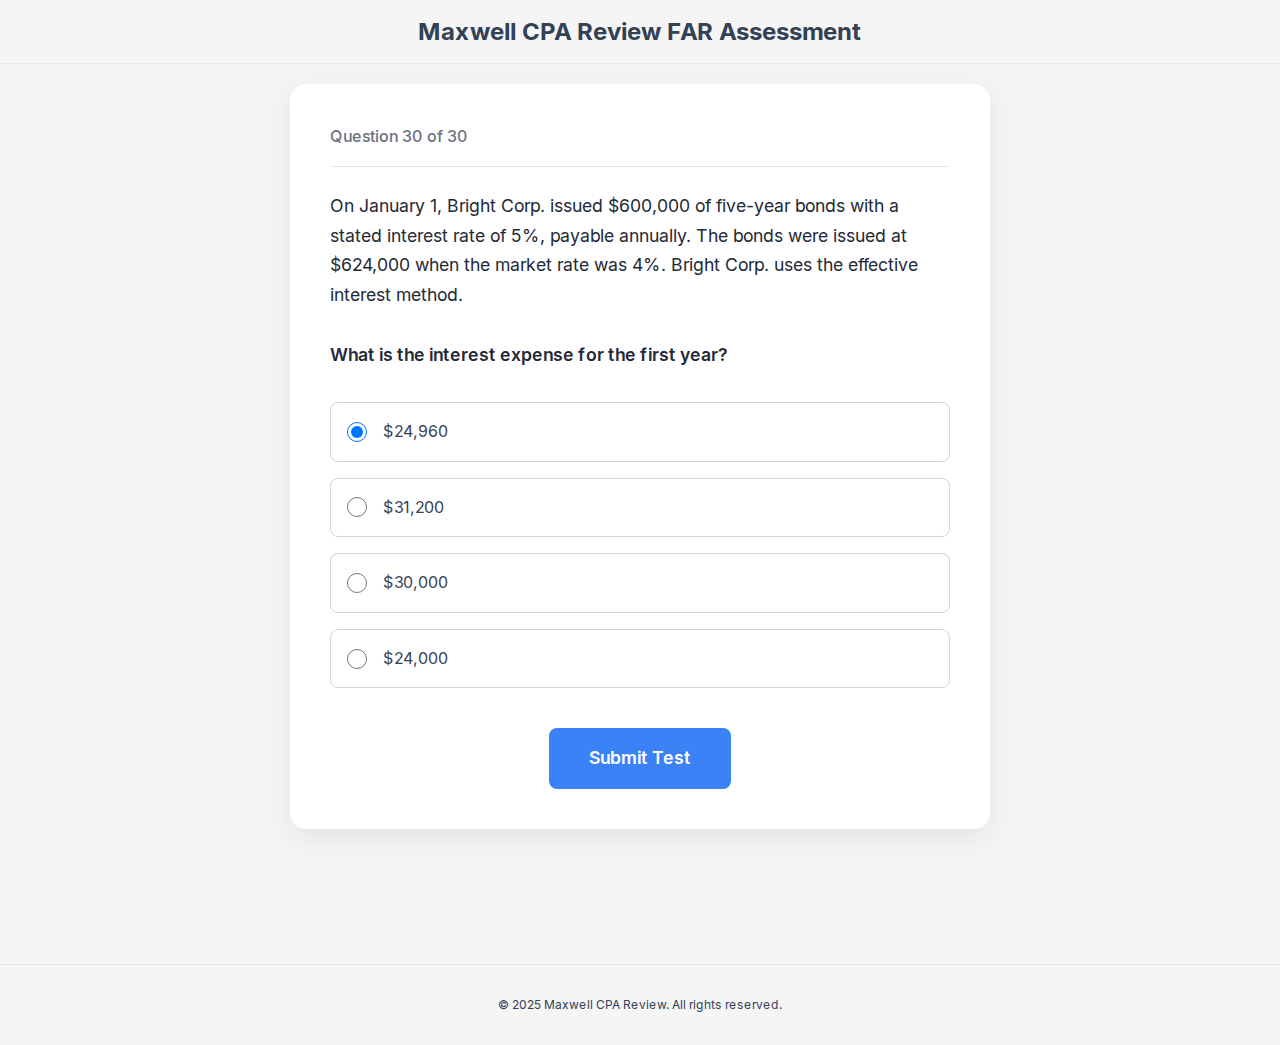
<file: index.html>
<!DOCTYPE html><html id="__next_error__"><head><meta charSet="utf-8"/><meta name="viewport" content="width=device-width, initial-scale=1"/><link rel="preload" as="script" fetchPriority="low" href="/_next/static/chunks/webpack-841875b1472c8e76.js"/><script src="/_next/static/chunks/fd9d1056-258ef7797b0e21f7.js" async=""></script><script src="/_next/static/chunks/117-4916bd869a3cf6be.js" async=""></script><script src="/_next/static/chunks/main-app-f8ab902a5f3a80c6.js" async=""></script><title>Maxwell CPA Baseline Platform</title><meta name="description" content="Baseline and followup exams to measure student strengths and weaknesses."/><meta name="next-size-adjust"/><script src="/_next/static/chunks/polyfills-42372ed130431b0a.js" noModule=""></script></head><body><script src="/_next/static/chunks/webpack-841875b1472c8e76.js" async=""></script><script>(self.__next_f=self.__next_f||[]).push([0]);self.__next_f.push([2,null])</script><script>self.__next_f.push([1,"1:HL[\"/_next/static/media/e4af272ccee01ff0-s.p.woff2\",\"font\",{\"crossOrigin\":\"\",\"type\":\"font/woff2\"}]\n2:HL[\"/_next/static/css/34a0cbb79addbae7.css\",\"style\"]\n"])</script><script>self.__next_f.push([1,"3:I[2846,[],\"\"]\n6:I[4707,[],\"\"]\n7:I[6423,[],\"\"]\n9:I[1060,[],\"\"]\na:[]\n"])</script><script>self.__next_f.push([1,"0:[\"$\",\"$L3\",null,{\"buildId\":\"XlkkilcMoL5LltzOSEpXY\",\"assetPrefix\":\"\",\"urlParts\":[\"\",\"\"],\"initialTree\":[\"\",{\"children\":[\"__PAGE__\",{}]},\"$undefined\",\"$undefined\",true],\"initialSeedData\":[\"\",{\"children\":[\"__PAGE__\",{},[[\"$L4\",\"$L5\",null],null],null]},[[[[\"$\",\"link\",\"0\",{\"rel\":\"stylesheet\",\"href\":\"/_next/static/css/34a0cbb79addbae7.css\",\"precedence\":\"next\",\"crossOrigin\":\"$undefined\"}]],[\"$\",\"html\",null,{\"lang\":\"en\",\"children\":[\"$\",\"body\",null,{\"className\":\"__className_e8ce0c bg-maxwell-background\",\"children\":[\"$\",\"main\",null,{\"children\":[\"$\",\"div\",null,{\"className\":\"w-full flex flex-col items-center\",\"children\":[[\"$\",\"header\",null,{\"className\":\"w-full\",\"children\":[\"$\",\"nav\",null,{\"className\":\"w-full flex justify-center border-b border-b-foreground/10 h-16\",\"children\":[\"$\",\"div\",null,{\"className\":\"w-full max-w-4xl flex justify-center items-center p-3 text-sm\",\"children\":[\"$\",\"h1\",null,{\"className\":\"text-2xl font-bold text-center\",\"children\":\"Maxwell CPA Review FAR Assessment\"}]}]}]}],[\"$\",\"$L6\",null,{\"parallelRouterKey\":\"children\",\"segmentPath\":[\"children\"],\"error\":\"$undefined\",\"errorStyles\":\"$undefined\",\"errorScripts\":\"$undefined\",\"template\":[\"$\",\"$L7\",null,{}],\"templateStyles\":\"$undefined\",\"templateScripts\":\"$undefined\",\"notFound\":[[\"$\",\"title\",null,{\"children\":\"404: This page could not be found.\"}],[\"$\",\"div\",null,{\"style\":{\"fontFamily\":\"system-ui,\\\"Segoe UI\\\",Roboto,Helvetica,Arial,sans-serif,\\\"Apple Color Emoji\\\",\\\"Segoe UI Emoji\\\"\",\"height\":\"100vh\",\"textAlign\":\"center\",\"display\":\"flex\",\"flexDirection\":\"column\",\"alignItems\":\"center\",\"justifyContent\":\"center\"},\"children\":[\"$\",\"div\",null,{\"children\":[[\"$\",\"style\",null,{\"dangerouslySetInnerHTML\":{\"__html\":\"body{color:#000;background:#fff;margin:0}.next-error-h1{border-right:1px solid rgba(0,0,0,.3)}@media (prefers-color-scheme:dark){body{color:#fff;background:#000}.next-error-h1{border-right:1px solid rgba(255,255,255,.3)}}\"}}],[\"$\",\"h1\",null,{\"className\":\"next-error-h1\",\"style\":{\"display\":\"inline-block\",\"margin\":\"0 20px 0 0\",\"padding\":\"0 23px 0 0\",\"fontSize\":24,\"fontWeight\":500,\"verticalAlign\":\"top\",\"lineHeight\":\"49px\"},\"children\":\"404\"}],[\"$\",\"div\",null,{\"style\":{\"display\":\"inline-block\"},\"children\":[\"$\",\"h2\",null,{\"style\":{\"fontSize\":14,\"fontWeight\":400,\"lineHeight\":\"49px\",\"margin\":0},\"children\":\"This page could not be found.\"}]}]]}]}]],\"notFoundStyles\":[]}],[\"$\",\"footer\",null,{\"className\":\"w-full border-t border-t-foreground/10 p-8 flex justify-center text-center text-xs\",\"children\":[\"$\",\"p\",null,{\"children\":[\"© \",2025,\" Maxwell CPA Review. All rights reserved.\"]}]}]]}]}]}]}]],null],null],\"couldBeIntercepted\":false,\"initialHead\":[null,\"$L8\"],\"globalErrorComponent\":\"$9\",\"missingSlots\":\"$Wa\"}]\n"])</script><script>self.__next_f.push([1,"5:E{\"digest\":\"NEXT_REDIRECT;replace;/demo/quiz;307;\"}\n"])</script><script>self.__next_f.push([1,"8:[[\"$\",\"meta\",\"0\",{\"name\":\"viewport\",\"content\":\"width=device-width, initial-scale=1\"}],[\"$\",\"meta\",\"1\",{\"charSet\":\"utf-8\"}],[\"$\",\"title\",\"2\",{\"children\":\"Maxwell CPA Baseline Platform\"}],[\"$\",\"meta\",\"3\",{\"name\":\"description\",\"content\":\"Baseline and followup exams to measure student strengths and weaknesses.\"}],[\"$\",\"meta\",\"4\",{\"name\":\"next-size-adjust\"}]]\n4:null\n"])</script></body></html>
</file>
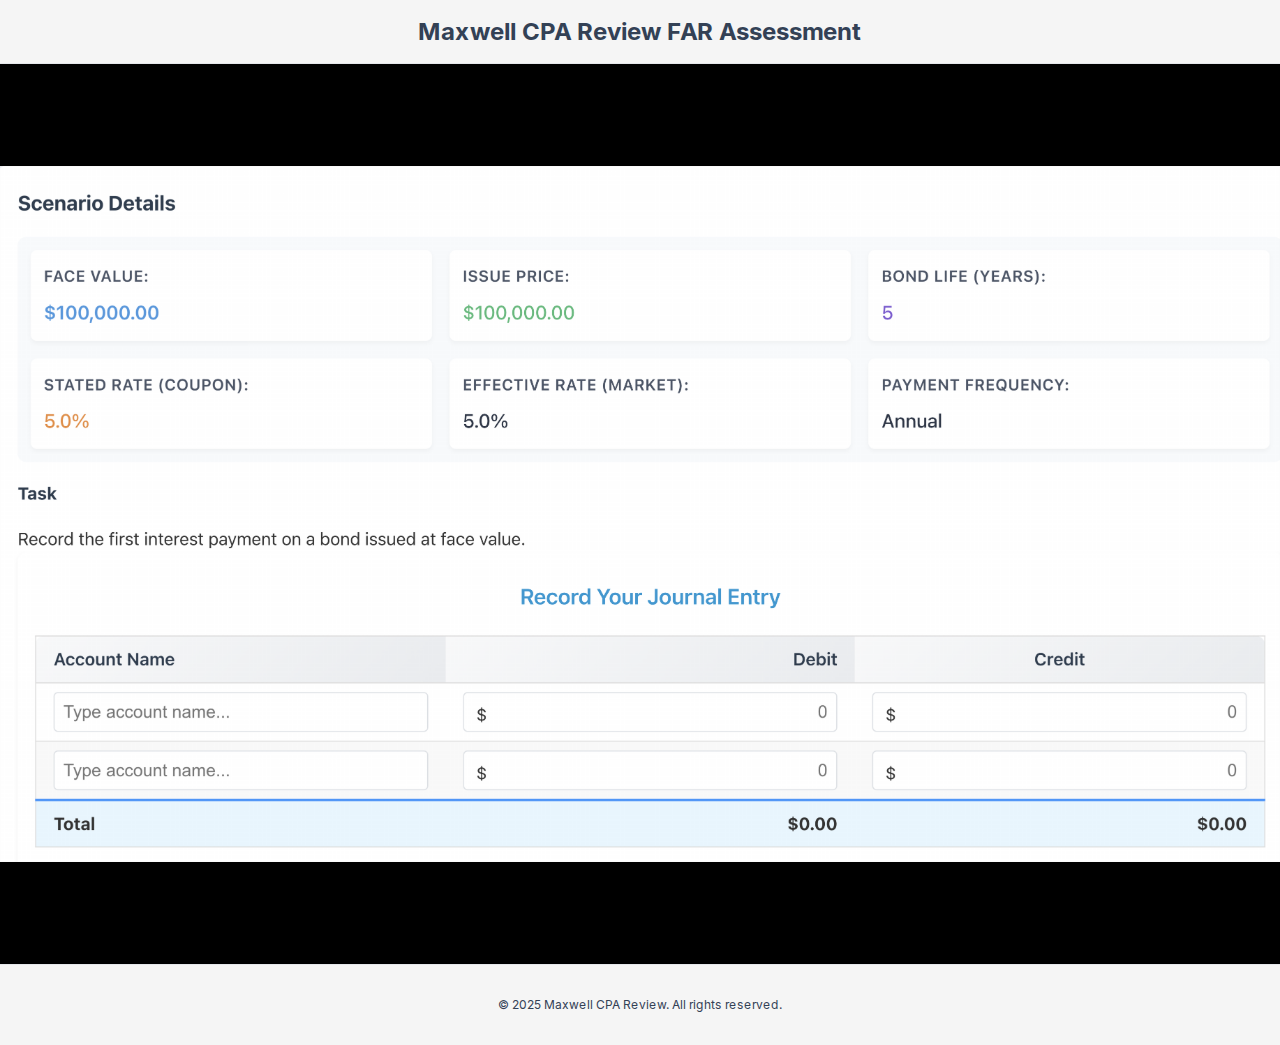
<file: demo/bond-app.html>
<!DOCTYPE html><html lang="en"><head><meta charSet="utf-8"/><meta name="viewport" content="width=device-width, initial-scale=1"/><link rel="preload" href="/_next/static/media/e4af272ccee01ff0-s.p.woff2" as="font" crossorigin="" type="font/woff2"/><link rel="preload" as="image" href="/demo/bond-app-screenshot.png" fetchPriority="high"/><link rel="stylesheet" href="/_next/static/css/34a0cbb79addbae7.css" data-precedence="next"/><link rel="stylesheet" href="/_next/static/css/752ffb959683bddb.css" data-precedence="next"/><link rel="preload" as="script" fetchPriority="low" href="/_next/static/chunks/webpack-841875b1472c8e76.js"/><script src="/_next/static/chunks/fd9d1056-258ef7797b0e21f7.js" async=""></script><script src="/_next/static/chunks/117-4916bd869a3cf6be.js" async=""></script><script src="/_next/static/chunks/main-app-f8ab902a5f3a80c6.js" async=""></script><script src="/_next/static/chunks/785-feb25320a7467168.js" async=""></script><script src="/_next/static/chunks/app/demo/bond-app/page-56153487d4c708d0.js" async=""></script><title>Maxwell CPA Baseline Platform</title><meta name="description" content="Baseline and followup exams to measure student strengths and weaknesses."/><meta name="next-size-adjust"/><script src="/_next/static/chunks/polyfills-42372ed130431b0a.js" noModule=""></script></head><body class="__className_e8ce0c bg-maxwell-background"><main><div class="w-full flex flex-col items-center"><header class="w-full"><nav class="w-full flex justify-center border-b border-b-foreground/10 h-16"><div class="w-full max-w-4xl flex justify-center items-center p-3 text-sm"><h1 class="text-2xl font-bold text-center">Maxwell CPA Review FAR Assessment</h1></div></nav></header><div class="bond-app_container__2SBQ2"><img alt="Screenshot of the interactive bond practice application." fetchPriority="high" width="1200" height="750" decoding="async" data-nimg="1" class="bond-app_screenshot__mcHzb" style="color:transparent" src="/demo/bond-app-screenshot.png"/><div class="bond-app_overlay__AZ_xF"><p>Tap to continue to the Professor Dashboard</p></div></div><footer class="w-full border-t border-t-foreground/10 p-8 flex justify-center text-center text-xs"><p>© <!-- -->2025<!-- --> Maxwell CPA Review. All rights reserved.</p></footer></div></main><script src="/_next/static/chunks/webpack-841875b1472c8e76.js" async=""></script><script>(self.__next_f=self.__next_f||[]).push([0]);self.__next_f.push([2,null])</script><script>self.__next_f.push([1,"1:HL[\"/_next/static/media/e4af272ccee01ff0-s.p.woff2\",\"font\",{\"crossOrigin\":\"\",\"type\":\"font/woff2\"}]\n2:HL[\"/_next/static/css/34a0cbb79addbae7.css\",\"style\"]\n3:HL[\"/_next/static/css/752ffb959683bddb.css\",\"style\"]\n"])</script><script>self.__next_f.push([1,"4:I[2846,[],\"\"]\n6:I[9107,[],\"ClientPageRoot\"]\n7:I[58,[\"785\",\"static/chunks/785-feb25320a7467168.js\",\"505\",\"static/chunks/app/demo/bond-app/page-56153487d4c708d0.js\"],\"default\",1]\n8:I[4707,[],\"\"]\n9:I[6423,[],\"\"]\nb:I[1060,[],\"\"]\nc:[]\n"])</script><script>self.__next_f.push([1,"0:[\"$\",\"$L4\",null,{\"buildId\":\"XlkkilcMoL5LltzOSEpXY\",\"assetPrefix\":\"\",\"urlParts\":[\"\",\"demo\",\"bond-app\"],\"initialTree\":[\"\",{\"children\":[\"demo\",{\"children\":[\"bond-app\",{\"children\":[\"__PAGE__\",{}]}]}]},\"$undefined\",\"$undefined\",true],\"initialSeedData\":[\"\",{\"children\":[\"demo\",{\"children\":[\"bond-app\",{\"children\":[\"__PAGE__\",{},[[\"$L5\",[\"$\",\"$L6\",null,{\"props\":{\"params\":{},\"searchParams\":{}},\"Component\":\"$7\"}],[[\"$\",\"link\",\"0\",{\"rel\":\"stylesheet\",\"href\":\"/_next/static/css/752ffb959683bddb.css\",\"precedence\":\"next\",\"crossOrigin\":\"$undefined\"}]]],null],null]},[null,[\"$\",\"$L8\",null,{\"parallelRouterKey\":\"children\",\"segmentPath\":[\"children\",\"demo\",\"children\",\"bond-app\",\"children\"],\"error\":\"$undefined\",\"errorStyles\":\"$undefined\",\"errorScripts\":\"$undefined\",\"template\":[\"$\",\"$L9\",null,{}],\"templateStyles\":\"$undefined\",\"templateScripts\":\"$undefined\",\"notFound\":\"$undefined\",\"notFoundStyles\":\"$undefined\"}]],null]},[null,[\"$\",\"$L8\",null,{\"parallelRouterKey\":\"children\",\"segmentPath\":[\"children\",\"demo\",\"children\"],\"error\":\"$undefined\",\"errorStyles\":\"$undefined\",\"errorScripts\":\"$undefined\",\"template\":[\"$\",\"$L9\",null,{}],\"templateStyles\":\"$undefined\",\"templateScripts\":\"$undefined\",\"notFound\":\"$undefined\",\"notFoundStyles\":\"$undefined\"}]],null]},[[[[\"$\",\"link\",\"0\",{\"rel\":\"stylesheet\",\"href\":\"/_next/static/css/34a0cbb79addbae7.css\",\"precedence\":\"next\",\"crossOrigin\":\"$undefined\"}]],[\"$\",\"html\",null,{\"lang\":\"en\",\"children\":[\"$\",\"body\",null,{\"className\":\"__className_e8ce0c bg-maxwell-background\",\"children\":[\"$\",\"main\",null,{\"children\":[\"$\",\"div\",null,{\"className\":\"w-full flex flex-col items-center\",\"children\":[[\"$\",\"header\",null,{\"className\":\"w-full\",\"children\":[\"$\",\"nav\",null,{\"className\":\"w-full flex justify-center border-b border-b-foreground/10 h-16\",\"children\":[\"$\",\"div\",null,{\"className\":\"w-full max-w-4xl flex justify-center items-center p-3 text-sm\",\"children\":[\"$\",\"h1\",null,{\"className\":\"text-2xl font-bold text-center\",\"children\":\"Maxwell CPA Review FAR Assessment\"}]}]}]}],[\"$\",\"$L8\",null,{\"parallelRouterKey\":\"children\",\"segmentPath\":[\"children\"],\"error\":\"$undefined\",\"errorStyles\":\"$undefined\",\"errorScripts\":\"$undefined\",\"template\":[\"$\",\"$L9\",null,{}],\"templateStyles\":\"$undefined\",\"templateScripts\":\"$undefined\",\"notFound\":[[\"$\",\"title\",null,{\"children\":\"404: This page could not be found.\"}],[\"$\",\"div\",null,{\"style\":{\"fontFamily\":\"system-ui,\\\"Segoe UI\\\",Roboto,Helvetica,Arial,sans-serif,\\\"Apple Color Emoji\\\",\\\"Segoe UI Emoji\\\"\",\"height\":\"100vh\",\"textAlign\":\"center\",\"display\":\"flex\",\"flexDirection\":\"column\",\"alignItems\":\"center\",\"justifyContent\":\"center\"},\"children\":[\"$\",\"div\",null,{\"children\":[[\"$\",\"style\",null,{\"dangerouslySetInnerHTML\":{\"__html\":\"body{color:#000;background:#fff;margin:0}.next-error-h1{border-right:1px solid rgba(0,0,0,.3)}@media (prefers-color-scheme:dark){body{color:#fff;background:#000}.next-error-h1{border-right:1px solid rgba(255,255,255,.3)}}\"}}],[\"$\",\"h1\",null,{\"className\":\"next-error-h1\",\"style\":{\"display\":\"inline-block\",\"margin\":\"0 20px 0 0\",\"padding\":\"0 23px 0 0\",\"fontSize\":24,\"fontWeight\":500,\"verticalAlign\":\"top\",\"lineHeight\":\"49px\"},\"children\":\"404\"}],[\"$\",\"div\",null,{\"style\":{\"display\":\"inline-block\"},\"children\":[\"$\",\"h2\",null,{\"style\":{\"fontSize\":14,\"fontWeight\":400,\"lineHeight\":\"49px\",\"margin\":0},\"children\":\"This page could not be found.\"}]}]]}]}]],\"notFoundStyles\":[]}],[\"$\",\"footer\",null,{\"className\":\"w-full border-t border-t-foreground/10 p-8 flex justify-center text-center text-xs\",\"children\":[\"$\",\"p\",null,{\"children\":[\"© \",2025,\" Maxwell CPA Review. All rights reserved.\"]}]}]]}]}]}]}]],null],null],\"couldBeIntercepted\":false,\"initialHead\":[null,\"$La\"],\"globalErrorComponent\":\"$b\",\"missingSlots\":\"$Wc\"}]\n"])</script><script>self.__next_f.push([1,"a:[[\"$\",\"meta\",\"0\",{\"name\":\"viewport\",\"content\":\"width=device-width, initial-scale=1\"}],[\"$\",\"meta\",\"1\",{\"charSet\":\"utf-8\"}],[\"$\",\"title\",\"2\",{\"children\":\"Maxwell CPA Baseline Platform\"}],[\"$\",\"meta\",\"3\",{\"name\":\"description\",\"content\":\"Baseline and followup exams to measure student strengths and weaknesses.\"}],[\"$\",\"meta\",\"4\",{\"name\":\"next-size-adjust\"}]]\n5:null\n"])</script></body></html>
</file>
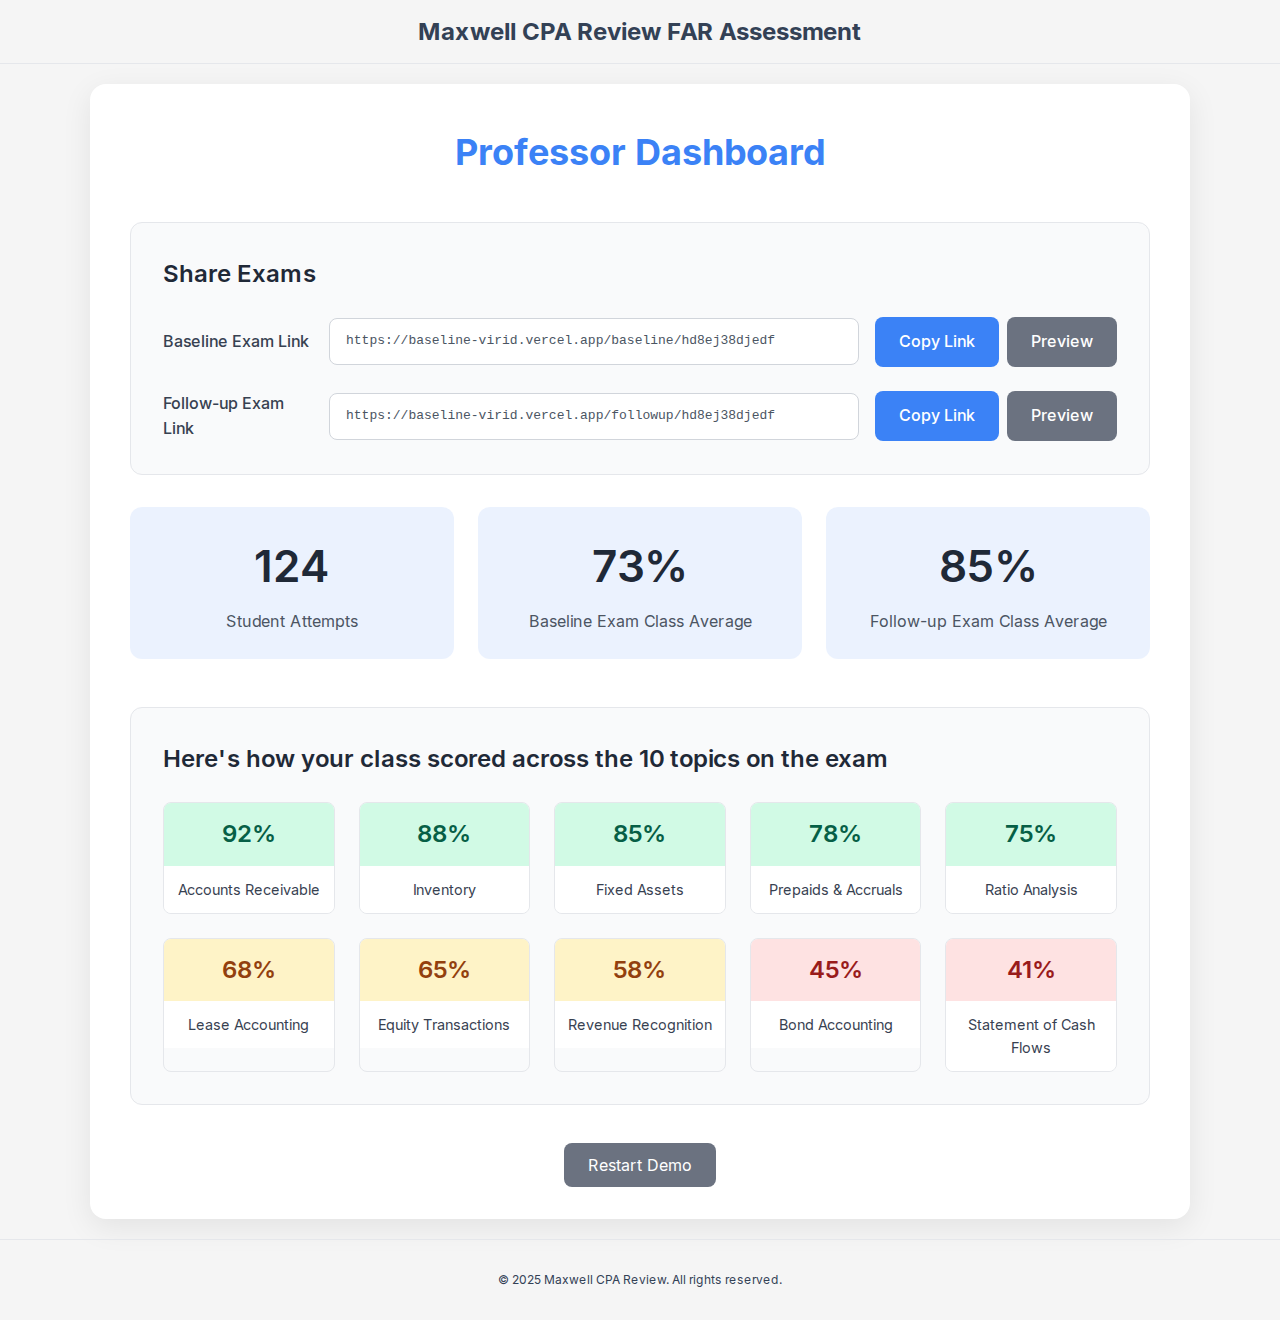
<file: demo/dashboard.html>
<!DOCTYPE html><html lang="en"><head><meta charSet="utf-8"/><meta name="viewport" content="width=device-width, initial-scale=1"/><link rel="preload" href="/_next/static/media/e4af272ccee01ff0-s.p.woff2" as="font" crossorigin="" type="font/woff2"/><link rel="stylesheet" href="/_next/static/css/34a0cbb79addbae7.css" data-precedence="next"/><link rel="stylesheet" href="/_next/static/css/4170b6c70bcedf5b.css" data-precedence="next"/><link rel="preload" as="script" fetchPriority="low" href="/_next/static/chunks/webpack-841875b1472c8e76.js"/><script src="/_next/static/chunks/fd9d1056-258ef7797b0e21f7.js" async=""></script><script src="/_next/static/chunks/117-4916bd869a3cf6be.js" async=""></script><script src="/_next/static/chunks/main-app-f8ab902a5f3a80c6.js" async=""></script><script src="/_next/static/chunks/972-22a872ac68c22e79.js" async=""></script><script src="/_next/static/chunks/app/demo/dashboard/page-49a182a3a86859eb.js" async=""></script><title>Maxwell CPA Baseline Platform</title><meta name="description" content="Baseline and followup exams to measure student strengths and weaknesses."/><meta name="next-size-adjust"/><script src="/_next/static/chunks/polyfills-42372ed130431b0a.js" noModule=""></script></head><body class="__className_e8ce0c bg-maxwell-background"><main><div class="w-full flex flex-col items-center"><header class="w-full"><nav class="w-full flex justify-center border-b border-b-foreground/10 h-16"><div class="w-full max-w-4xl flex justify-center items-center p-3 text-sm"><h1 class="text-2xl font-bold text-center">Maxwell CPA Review FAR Assessment</h1></div></nav></header><div class="dashboard_container__bbGt0"><div class="dashboard_dashboardContent__WqAGq"><h2 class="dashboard_pageTitle__H3ubi">Professor Dashboard</h2><div class="dashboard_section__SlLtI"><h3 class="dashboard_sectionTitle__eimOK">Share Exams</h3><div class="dashboard_shareLinks__0qSEs"><div class="dashboard_linkRow__KwtPl"><span class="dashboard_linkLabel__x_rew">Baseline Exam Link</span><input type="text" readOnly="" class="dashboard_linkInput__iLvva" value="https://baseline-virid.vercel.app/baseline/hd8ej38djedf"/><div class="dashboard_buttonGroup__M6WPQ"><button class="dashboard_copyButton__nmWU9">Copy Link</button><a class="dashboard_previewButton___WWiD" target="_blank" href="/demo/quiz">Preview</a></div></div><div class="dashboard_linkRow__KwtPl"><span class="dashboard_linkLabel__x_rew">Follow-up Exam Link</span><input type="text" readOnly="" class="dashboard_linkInput__iLvva" value="https://baseline-virid.vercel.app/followup/hd8ej38djedf"/><div class="dashboard_buttonGroup__M6WPQ"><button class="dashboard_copyButton__nmWU9">Copy Link</button><a class="dashboard_previewButton___WWiD" target="_blank" href="/demo/quiz">Preview</a></div></div></div></div><div class="dashboard_statsContainer__EAeIC"><div class="dashboard_statCard__8Xe9E"><div class="dashboard_statNumber__3o1NR">124</div><div class="dashboard_statLabel__cHHvy">Student Attempts</div></div><div class="dashboard_statCard__8Xe9E"><div class="dashboard_statNumber__3o1NR">73%</div><div class="dashboard_statLabel__cHHvy">Baseline Exam Class Average</div></div><div class="dashboard_statCard__8Xe9E"><div class="dashboard_statNumber__3o1NR">85%</div><div class="dashboard_statLabel__cHHvy">Follow-up Exam Class Average</div></div></div><div class="dashboard_section__SlLtI"><h3 class="dashboard_sectionTitle__eimOK">Here&#x27;s how your class scored across the 10 topics on the exam</h3><div class="dashboard_topicGrid__hZnNy"><div class="dashboard_topicCard__8Wij1"><div class="dashboard_topicPercentage__BN3PF dashboard_green__y4gK9">92<!-- -->%</div><div class="dashboard_topicName__ByRHL">Accounts Receivable</div></div><div class="dashboard_topicCard__8Wij1"><div class="dashboard_topicPercentage__BN3PF dashboard_green__y4gK9">88<!-- -->%</div><div class="dashboard_topicName__ByRHL">Inventory</div></div><div class="dashboard_topicCard__8Wij1"><div class="dashboard_topicPercentage__BN3PF dashboard_green__y4gK9">85<!-- -->%</div><div class="dashboard_topicName__ByRHL">Fixed Assets</div></div><div class="dashboard_topicCard__8Wij1"><div class="dashboard_topicPercentage__BN3PF dashboard_green__y4gK9">78<!-- -->%</div><div class="dashboard_topicName__ByRHL">Prepaids &amp; Accruals</div></div><div class="dashboard_topicCard__8Wij1"><div class="dashboard_topicPercentage__BN3PF dashboard_green__y4gK9">75<!-- -->%</div><div class="dashboard_topicName__ByRHL">Ratio Analysis</div></div><div class="dashboard_topicCard__8Wij1"><div class="dashboard_topicPercentage__BN3PF dashboard_yellow__pSjyY">68<!-- -->%</div><div class="dashboard_topicName__ByRHL">Lease Accounting</div></div><div class="dashboard_topicCard__8Wij1"><div class="dashboard_topicPercentage__BN3PF dashboard_yellow__pSjyY">65<!-- -->%</div><div class="dashboard_topicName__ByRHL">Equity Transactions</div></div><div class="dashboard_topicCard__8Wij1"><div class="dashboard_topicPercentage__BN3PF dashboard_yellow__pSjyY">58<!-- -->%</div><div class="dashboard_topicName__ByRHL">Revenue Recognition</div></div><div class="dashboard_topicCard__8Wij1"><div class="dashboard_topicPercentage__BN3PF dashboard_red__re6gb">45<!-- -->%</div><div class="dashboard_topicName__ByRHL">Bond Accounting</div></div><div class="dashboard_topicCard__8Wij1"><div class="dashboard_topicPercentage__BN3PF dashboard_red__re6gb">41<!-- -->%</div><div class="dashboard_topicName__ByRHL">Statement of Cash Flows</div></div></div></div><div class="dashboard_cta__G7Adr"><a class="dashboard_ctaButton__Q_7ku" href="/demo/quiz">Restart Demo</a></div></div></div><footer class="w-full border-t border-t-foreground/10 p-8 flex justify-center text-center text-xs"><p>© <!-- -->2025<!-- --> Maxwell CPA Review. All rights reserved.</p></footer></div></main><script src="/_next/static/chunks/webpack-841875b1472c8e76.js" async=""></script><script>(self.__next_f=self.__next_f||[]).push([0]);self.__next_f.push([2,null])</script><script>self.__next_f.push([1,"1:HL[\"/_next/static/media/e4af272ccee01ff0-s.p.woff2\",\"font\",{\"crossOrigin\":\"\",\"type\":\"font/woff2\"}]\n2:HL[\"/_next/static/css/34a0cbb79addbae7.css\",\"style\"]\n3:HL[\"/_next/static/css/4170b6c70bcedf5b.css\",\"style\"]\n"])</script><script>self.__next_f.push([1,"4:I[2846,[],\"\"]\n6:I[2972,[\"972\",\"static/chunks/972-22a872ac68c22e79.js\",\"344\",\"static/chunks/app/demo/dashboard/page-49a182a3a86859eb.js\"],\"\"]\n7:I[4707,[],\"\"]\n8:I[6423,[],\"\"]\na:I[1060,[],\"\"]\nb:[]\n"])</script><script>self.__next_f.push([1,"0:[\"$\",\"$L4\",null,{\"buildId\":\"XlkkilcMoL5LltzOSEpXY\",\"assetPrefix\":\"\",\"urlParts\":[\"\",\"demo\",\"dashboard\"],\"initialTree\":[\"\",{\"children\":[\"demo\",{\"children\":[\"dashboard\",{\"children\":[\"__PAGE__\",{}]}]}]},\"$undefined\",\"$undefined\",true],\"initialSeedData\":[\"\",{\"children\":[\"demo\",{\"children\":[\"dashboard\",{\"children\":[\"__PAGE__\",{},[[\"$L5\",[\"$\",\"div\",null,{\"className\":\"dashboard_container__bbGt0\",\"children\":[\"$\",\"div\",null,{\"className\":\"dashboard_dashboardContent__WqAGq\",\"children\":[[\"$\",\"h2\",null,{\"className\":\"dashboard_pageTitle__H3ubi\",\"children\":\"Professor Dashboard\"}],[\"$\",\"div\",null,{\"className\":\"dashboard_section__SlLtI\",\"children\":[[\"$\",\"h3\",null,{\"className\":\"dashboard_sectionTitle__eimOK\",\"children\":\"Share Exams\"}],[\"$\",\"div\",null,{\"className\":\"dashboard_shareLinks__0qSEs\",\"children\":[[\"$\",\"div\",null,{\"className\":\"dashboard_linkRow__KwtPl\",\"children\":[[\"$\",\"span\",null,{\"className\":\"dashboard_linkLabel__x_rew\",\"children\":\"Baseline Exam Link\"}],[\"$\",\"input\",null,{\"type\":\"text\",\"readOnly\":true,\"value\":\"https://baseline-virid.vercel.app/baseline/hd8ej38djedf\",\"className\":\"dashboard_linkInput__iLvva\"}],[\"$\",\"div\",null,{\"className\":\"dashboard_buttonGroup__M6WPQ\",\"children\":[[\"$\",\"button\",null,{\"className\":\"dashboard_copyButton__nmWU9\",\"children\":\"Copy Link\"}],[\"$\",\"$L6\",null,{\"href\":\"/demo/quiz\",\"legacyBehavior\":true,\"children\":[\"$\",\"a\",null,{\"className\":\"dashboard_previewButton___WWiD\",\"target\":\"_blank\",\"children\":\"Preview\"}]}]]}]]}],[\"$\",\"div\",null,{\"className\":\"dashboard_linkRow__KwtPl\",\"children\":[[\"$\",\"span\",null,{\"className\":\"dashboard_linkLabel__x_rew\",\"children\":\"Follow-up Exam Link\"}],[\"$\",\"input\",null,{\"type\":\"text\",\"readOnly\":true,\"value\":\"https://baseline-virid.vercel.app/followup/hd8ej38djedf\",\"className\":\"dashboard_linkInput__iLvva\"}],[\"$\",\"div\",null,{\"className\":\"dashboard_buttonGroup__M6WPQ\",\"children\":[[\"$\",\"button\",null,{\"className\":\"dashboard_copyButton__nmWU9\",\"children\":\"Copy Link\"}],[\"$\",\"$L6\",null,{\"href\":\"/demo/quiz\",\"legacyBehavior\":true,\"children\":[\"$\",\"a\",null,{\"className\":\"dashboard_previewButton___WWiD\",\"target\":\"_blank\",\"children\":\"Preview\"}]}]]}]]}]]}]]}],[\"$\",\"div\",null,{\"className\":\"dashboard_statsContainer__EAeIC\",\"children\":[[\"$\",\"div\",null,{\"className\":\"dashboard_statCard__8Xe9E\",\"children\":[[\"$\",\"div\",null,{\"className\":\"dashboard_statNumber__3o1NR\",\"children\":\"124\"}],[\"$\",\"div\",null,{\"className\":\"dashboard_statLabel__cHHvy\",\"children\":\"Student Attempts\"}]]}],[\"$\",\"div\",null,{\"className\":\"dashboard_statCard__8Xe9E\",\"children\":[[\"$\",\"div\",null,{\"className\":\"dashboard_statNumber__3o1NR\",\"children\":\"73%\"}],[\"$\",\"div\",null,{\"className\":\"dashboard_statLabel__cHHvy\",\"children\":\"Baseline Exam Class Average\"}]]}],[\"$\",\"div\",null,{\"className\":\"dashboard_statCard__8Xe9E\",\"children\":[[\"$\",\"div\",null,{\"className\":\"dashboard_statNumber__3o1NR\",\"children\":\"85%\"}],[\"$\",\"div\",null,{\"className\":\"dashboard_statLabel__cHHvy\",\"children\":\"Follow-up Exam Class Average\"}]]}]]}],[\"$\",\"div\",null,{\"className\":\"dashboard_section__SlLtI\",\"children\":[[\"$\",\"h3\",null,{\"className\":\"dashboard_sectionTitle__eimOK\",\"children\":\"Here's how your class scored across the 10 topics on the exam\"}],[\"$\",\"div\",null,{\"className\":\"dashboard_topicGrid__hZnNy\",\"children\":[[\"$\",\"div\",\"Accounts Receivable\",{\"className\":\"dashboard_topicCard__8Wij1\",\"children\":[[\"$\",\"div\",null,{\"className\":\"dashboard_topicPercentage__BN3PF dashboard_green__y4gK9\",\"children\":[92,\"%\"]}],[\"$\",\"div\",null,{\"className\":\"dashboard_topicName__ByRHL\",\"children\":\"Accounts Receivable\"}]]}],[\"$\",\"div\",\"Inventory\",{\"className\":\"dashboard_topicCard__8Wij1\",\"children\":[[\"$\",\"div\",null,{\"className\":\"dashboard_topicPercentage__BN3PF dashboard_green__y4gK9\",\"children\":[88,\"%\"]}],[\"$\",\"div\",null,{\"className\":\"dashboard_topicName__ByRHL\",\"children\":\"Inventory\"}]]}],[\"$\",\"div\",\"Fixed Assets\",{\"className\":\"dashboard_topicCard__8Wij1\",\"children\":[[\"$\",\"div\",null,{\"className\":\"dashboard_topicPercentage__BN3PF dashboard_green__y4gK9\",\"children\":[85,\"%\"]}],[\"$\",\"div\",null,{\"className\":\"dashboard_topicName__ByRHL\",\"children\":\"Fixed Assets\"}]]}],[\"$\",\"div\",\"Prepaids \u0026 Accruals\",{\"className\":\"dashboard_topicCard__8Wij1\",\"children\":[[\"$\",\"div\",null,{\"className\":\"dashboard_topicPercentage__BN3PF dashboard_green__y4gK9\",\"children\":[78,\"%\"]}],[\"$\",\"div\",null,{\"className\":\"dashboard_topicName__ByRHL\",\"children\":\"Prepaids \u0026 Accruals\"}]]}],[\"$\",\"div\",\"Ratio Analysis\",{\"className\":\"dashboard_topicCard__8Wij1\",\"children\":[[\"$\",\"div\",null,{\"className\":\"dashboard_topicPercentage__BN3PF dashboard_green__y4gK9\",\"children\":[75,\"%\"]}],[\"$\",\"div\",null,{\"className\":\"dashboard_topicName__ByRHL\",\"children\":\"Ratio Analysis\"}]]}],[\"$\",\"div\",\"Lease Accounting\",{\"className\":\"dashboard_topicCard__8Wij1\",\"children\":[[\"$\",\"div\",null,{\"className\":\"dashboard_topicPercentage__BN3PF dashboard_yellow__pSjyY\",\"children\":[68,\"%\"]}],[\"$\",\"div\",null,{\"className\":\"dashboard_topicName__ByRHL\",\"children\":\"Lease Accounting\"}]]}],[\"$\",\"div\",\"Equity Transactions\",{\"className\":\"dashboard_topicCard__8Wij1\",\"children\":[[\"$\",\"div\",null,{\"className\":\"dashboard_topicPercentage__BN3PF dashboard_yellow__pSjyY\",\"children\":[65,\"%\"]}],[\"$\",\"div\",null,{\"className\":\"dashboard_topicName__ByRHL\",\"children\":\"Equity Transactions\"}]]}],[\"$\",\"div\",\"Revenue Recognition\",{\"className\":\"dashboard_topicCard__8Wij1\",\"children\":[[\"$\",\"div\",null,{\"className\":\"dashboard_topicPercentage__BN3PF dashboard_yellow__pSjyY\",\"children\":[58,\"%\"]}],[\"$\",\"div\",null,{\"className\":\"dashboard_topicName__ByRHL\",\"children\":\"Revenue Recognition\"}]]}],[\"$\",\"div\",\"Bond Accounting\",{\"className\":\"dashboard_topicCard__8Wij1\",\"children\":[[\"$\",\"div\",null,{\"className\":\"dashboard_topicPercentage__BN3PF dashboard_red__re6gb\",\"children\":[45,\"%\"]}],[\"$\",\"div\",null,{\"className\":\"dashboard_topicName__ByRHL\",\"children\":\"Bond Accounting\"}]]}],[\"$\",\"div\",\"Statement of Cash Flows\",{\"className\":\"dashboard_topicCard__8Wij1\",\"children\":[[\"$\",\"div\",null,{\"className\":\"dashboard_topicPercentage__BN3PF dashboard_red__re6gb\",\"children\":[41,\"%\"]}],[\"$\",\"div\",null,{\"className\":\"dashboard_topicName__ByRHL\",\"children\":\"Statement of Cash Flows\"}]]}]]}]]}],[\"$\",\"div\",null,{\"className\":\"dashboard_cta__G7Adr\",\"children\":[\"$\",\"$L6\",null,{\"href\":\"/demo/quiz\",\"legacyBehavior\":true,\"children\":[\"$\",\"a\",null,{\"className\":\"dashboard_ctaButton__Q_7ku\",\"children\":\"Restart Demo\"}]}]}]]}]}],[[\"$\",\"link\",\"0\",{\"rel\":\"stylesheet\",\"href\":\"/_next/static/css/4170b6c70bcedf5b.css\",\"precedence\":\"next\",\"crossOrigin\":\"$undefined\"}]]],null],null]},[null,[\"$\",\"$L7\",null,{\"parallelRouterKey\":\"children\",\"segmentPath\":[\"children\",\"demo\",\"children\",\"dashboard\",\"children\"],\"error\":\"$undefined\",\"errorStyles\":\"$undefined\",\"errorScripts\":\"$undefined\",\"template\":[\"$\",\"$L8\",null,{}],\"templateStyles\":\"$undefined\",\"templateScripts\":\"$undefined\",\"notFound\":\"$undefined\",\"notFoundStyles\":\"$undefined\"}]],null]},[null,[\"$\",\"$L7\",null,{\"parallelRouterKey\":\"children\",\"segmentPath\":[\"children\",\"demo\",\"children\"],\"error\":\"$undefined\",\"errorStyles\":\"$undefined\",\"errorScripts\":\"$undefined\",\"template\":[\"$\",\"$L8\",null,{}],\"templateStyles\":\"$undefined\",\"templateScripts\":\"$undefined\",\"notFound\":\"$undefined\",\"notFoundStyles\":\"$undefined\"}]],null]},[[[[\"$\",\"link\",\"0\",{\"rel\":\"stylesheet\",\"href\":\"/_next/static/css/34a0cbb79addbae7.css\",\"precedence\":\"next\",\"crossOrigin\":\"$undefined\"}]],[\"$\",\"html\",null,{\"lang\":\"en\",\"children\":[\"$\",\"body\",null,{\"className\":\"__className_e8ce0c bg-maxwell-background\",\"children\":[\"$\",\"main\",null,{\"children\":[\"$\",\"div\",null,{\"className\":\"w-full flex flex-col items-center\",\"children\":[[\"$\",\"header\",null,{\"className\":\"w-full\",\"children\":[\"$\",\"nav\",null,{\"className\":\"w-full flex justify-center border-b border-b-foreground/10 h-16\",\"children\":[\"$\",\"div\",null,{\"className\":\"w-full max-w-4xl flex justify-center items-center p-3 text-sm\",\"children\":[\"$\",\"h1\",null,{\"className\":\"text-2xl font-bold text-center\",\"children\":\"Maxwell CPA Review FAR Assessment\"}]}]}]}],[\"$\",\"$L7\",null,{\"parallelRouterKey\":\"children\",\"segmentPath\":[\"children\"],\"error\":\"$undefined\",\"errorStyles\":\"$undefined\",\"errorScripts\":\"$undefined\",\"template\":[\"$\",\"$L8\",null,{}],\"templateStyles\":\"$undefined\",\"templateScripts\":\"$undefined\",\"notFound\":[[\"$\",\"title\",null,{\"children\":\"404: This page could not be found.\"}],[\"$\",\"div\",null,{\"style\":{\"fontFamily\":\"system-ui,\\\"Segoe UI\\\",Roboto,Helvetica,Arial,sans-serif,\\\"Apple Color Emoji\\\",\\\"Segoe UI Emoji\\\"\",\"height\":\"100vh\",\"textAlign\":\"center\",\"display\":\"flex\",\"flexDirection\":\"column\",\"alignItems\":\"center\",\"justifyContent\":\"center\"},\"children\":[\"$\",\"div\",null,{\"children\":[[\"$\",\"style\",null,{\"dangerouslySetInnerHTML\":{\"__html\":\"body{color:#000;background:#fff;margin:0}.next-error-h1{border-right:1px solid rgba(0,0,0,.3)}@media (prefers-color-scheme:dark){body{color:#fff;background:#000}.next-error-h1{border-right:1px solid rgba(255,255,255,.3)}}\"}}],[\"$\",\"h1\",null,{\"className\":\"next-error-h1\",\"style\":{\"display\":\"inline-block\",\"margin\":\"0 20px 0 0\",\"padding\":\"0 23px 0 0\",\"fontSize\":24,\"fontWeight\":500,\"verticalAlign\":\"top\",\"lineHeight\":\"49px\"},\"children\":\"404\"}],[\"$\",\"div\",null,{\"style\":{\"display\":\"inline-block\"},\"children\":[\"$\",\"h2\",null,{\"style\":{\"fontSize\":14,\"fontWeight\":400,\"lineHeight\":\"49px\",\"margin\":0},\"children\":\"This page could not be found.\"}]}]]}]}]],\"notFoundStyles\":[]}],[\"$\",\"footer\",null,{\"className\":\"w-full border-t border-t-foreground/10 p-8 flex justify-center text-center text-xs\",\"children\":[\"$\",\"p\",null,{\"children\":[\"© \",2025,\" Maxwell CPA Review. All rights reserved.\"]}]}]]}]}]}]}]],null],null],\"couldBeIntercepted\":false,\"initialHead\":[null,\"$L9\"],\"globalErrorComponent\":\"$a\",\"missingSlots\":\"$Wb\"}]\n"])</script><script>self.__next_f.push([1,"9:[[\"$\",\"meta\",\"0\",{\"name\":\"viewport\",\"content\":\"width=device-width, initial-scale=1\"}],[\"$\",\"meta\",\"1\",{\"charSet\":\"utf-8\"}],[\"$\",\"title\",\"2\",{\"children\":\"Maxwell CPA Baseline Platform\"}],[\"$\",\"meta\",\"3\",{\"name\":\"description\",\"content\":\"Baseline and followup exams to measure student strengths and weaknesses.\"}],[\"$\",\"meta\",\"4\",{\"name\":\"next-size-adjust\"}]]\n5:null\n"])</script></body></html>
</file>
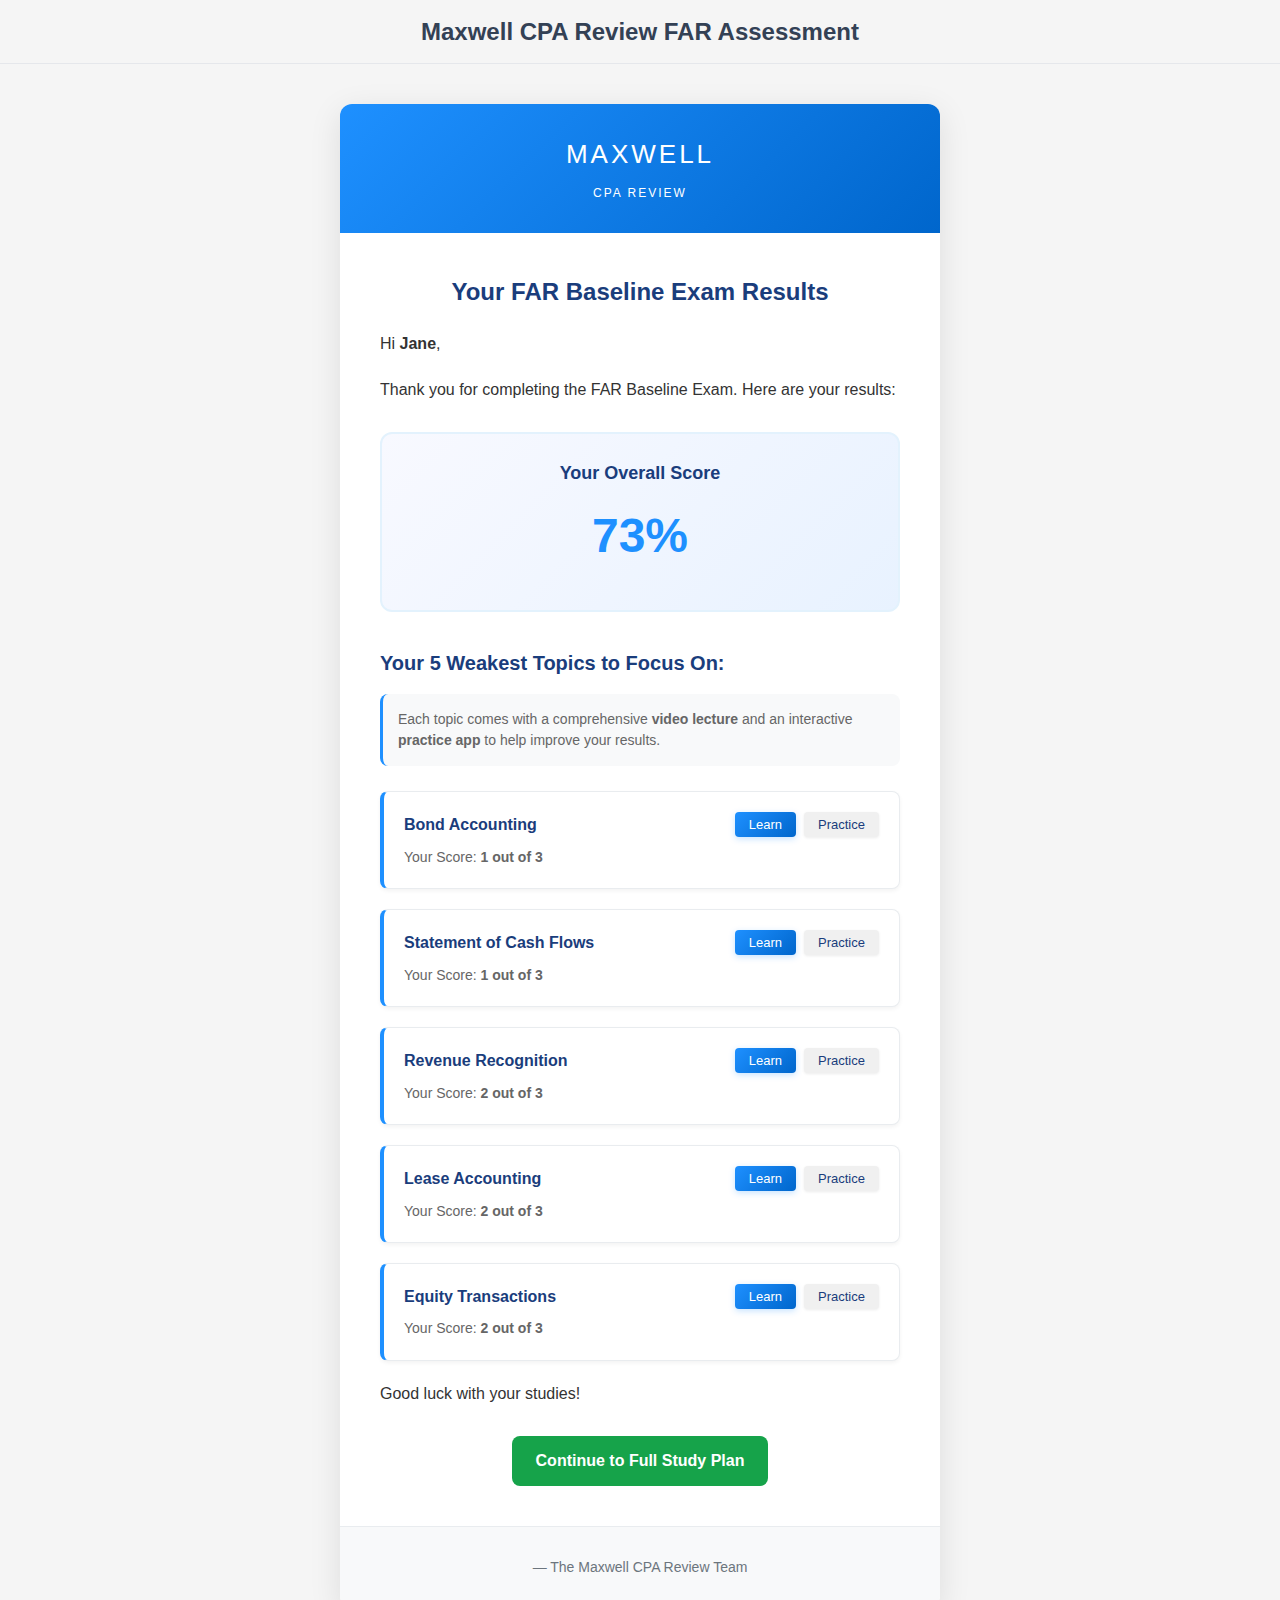
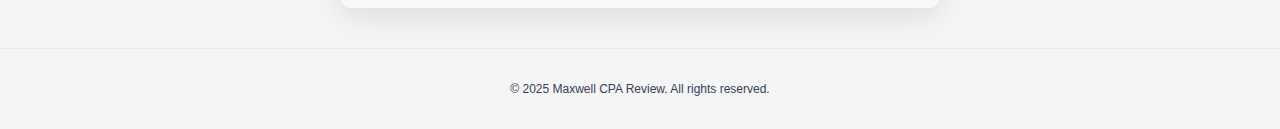
<file: demo/email.html>
<!DOCTYPE html><html lang="en"><head><meta charSet="utf-8"/><meta name="viewport" content="width=device-width, initial-scale=1"/><link rel="preload" href="/_next/static/media/e4af272ccee01ff0-s.p.woff2" as="font" crossorigin="" type="font/woff2"/><link rel="stylesheet" href="/_next/static/css/34a0cbb79addbae7.css" data-precedence="next"/><link rel="preload" as="script" fetchPriority="low" href="/_next/static/chunks/webpack-841875b1472c8e76.js"/><script src="/_next/static/chunks/fd9d1056-258ef7797b0e21f7.js" async=""></script><script src="/_next/static/chunks/117-4916bd869a3cf6be.js" async=""></script><script src="/_next/static/chunks/main-app-f8ab902a5f3a80c6.js" async=""></script><title>Maxwell CPA Baseline Platform</title><meta name="description" content="Baseline and followup exams to measure student strengths and weaknesses."/><meta name="next-size-adjust"/><script src="/_next/static/chunks/polyfills-42372ed130431b0a.js" noModule=""></script></head><body class="__className_e8ce0c bg-maxwell-background"><main><div class="w-full flex flex-col items-center"><header class="w-full"><nav class="w-full flex justify-center border-b border-b-foreground/10 h-16"><div class="w-full max-w-4xl flex justify-center items-center p-3 text-sm"><h1 class="text-2xl font-bold text-center">Maxwell CPA Review FAR Assessment</h1></div></nav></header><div>
  <!DOCTYPE html>
  <html>
  <head>
      <meta charset="UTF-8">
      <meta name="viewport" content="width=device-width, initial-scale=1.0">
      <title>Your Exam Results</title>
      <!--[if mso]>
      <noscript>
          <xml>
              <o:OfficeDocumentSettings>
                  <o:PixelsPerInch>96</o:PixelsPerInch>
              </o:OfficeDocumentSettings>
          </xml>
      </noscript>
      <![endif]-->
  </head>
  <body style="margin:0;padding:0;font-family:'Segoe UI',Tahoma,Geneva,Verdana,sans-serif;background:#f5f5f5;min-height:100vh;">
      <div style="padding:40px 20px;">
          
          <!-- Main email container -->
          <table cellpadding="0" cellspacing="0" border="0" style="max-width:600px;margin:0 auto;background:#ffffff;border-radius:12px;box-shadow:0 8px 32px rgba(0,0,0,0.1);overflow:hidden;">
              
              <!-- Header -->
              <tr>
                  <td style="background:linear-gradient(135deg,#1e90ff 0%,#0066cc 100%);padding:30px 40px;text-align:center;">
                      <div style="color:#ffffff;font-size:26px;font-weight:300;letter-spacing:3px;">
                          MAXWELL
                      </div>
                      <div style="color:#ffffff;font-size:12px;letter-spacing:2px;margin-top:8px;font-weight:400;">
                          CPA REVIEW
                      </div>
                  </td>
              </tr>
              
              <!-- Content -->
              <tr>
                  <td style="padding:40px;">
                      
                      <h2 style="color:#1A3D7C;font-size:24px;margin-bottom:20px;font-weight:600;text-align:center;">
                          Your FAR Baseline Exam Results
                      </h2>
                      
                      <p style="font-size:16px;color:#333333;line-height:1.6;margin-bottom:20px;text-align:left;">
                          Hi <strong>Jane</strong>,
                      </p>
                      
                      <p style="font-size:16px;color:#333333;line-height:1.6;margin-bottom:30px;text-align:left;">
                          Thank you for completing the FAR Baseline Exam. Here are your results:
                      </p>
                      
                      <!-- Score Display -->
                      <div style="background:linear-gradient(135deg,#f8f9ff 0%,#e8f2ff 100%);border-radius:12px;padding:25px;margin-bottom:35px;text-align:center;border:2px solid #e3f2fd;">
                          <h3 style="color:#1A3D7C;font-size:18px;margin-bottom:10px;font-weight:600;">
                              Your Overall Score
                          </h3>
                          <div style="font-size:48px;font-weight:bold;color:#1e90ff;margin:10px 0;">
                              73%
                          </div>
                      </div>
                      
                      <!-- Weakest Topics -->
                      <h3 style="color:#1A3D7C;font-size:20px;margin-bottom:15px;font-weight:600;text-align:left;">
                          Your 5 Weakest Topics to Focus On:
                      </h3>
                      
                      <p style="font-size:14px;color:#666666;line-height:1.5;margin-bottom:25px;text-align:left;background:#f8f9fa;padding:15px;border-radius:8px;border-left:3px solid #1e90ff;">
                          Each topic comes with a comprehensive <strong>video lecture</strong> and an interactive <strong>practice app</strong> to help improve your results.
                      </p>
                      
                      
      <div style="margin-bottom:20px;background:#ffffff;border:1px solid #e9ecef;border-radius:8px;padding:20px;border-left:4px solid #1e90ff;box-shadow:0 2px 4px rgba(0,0,0,0.05);">
          <div style="display:flex;align-items:flex-start;justify-content:space-between;flex-wrap:wrap;gap:10px;">
              <div style="flex:1 1 250px;min-width:200px;">
                  <h4 style="margin:0 0 8px 0;font-size:16px;font-weight:600;color:#1A3D7C;">
                      Bond Accounting
                  </h4>
                  <p style="margin:0;font-size:14px;color:#666666;">
                      Your Score: <strong>1 out of 3</strong>
                  </p>
              </div>
              <div style="flex-shrink:0;display:flex;align-items:center;gap:8px;">
                  <a href="/demo/study-plan" target="_blank" style="display:inline-block;padding:6px 14px;font-size:13px;line-height:13px;font-weight:500;background:linear-gradient(135deg,#1e90ff 0%,#0066cc 100%);color:#ffffff;text-decoration:none;border-radius:4px;white-space:nowrap;box-shadow:0 2px 6px rgba(30,144,255,0.25);mso-padding-alt:0;">
                      Learn
                  </a>
                  <a href="/demo/bond-app" target="_blank" style="display:inline-block;padding:6px 14px;font-size:13px;line-height:13px;font-weight:500;background:#f0f0f0;color:#1A3D7C;text-decoration:none;border-radius:4px;white-space:nowrap;box-shadow:0 1px 3px rgba(0,0,0,0.08);mso-padding-alt:0;">
                      Practice
                  </a>
              </div>
          </div>
      </div>
    
      <div style="margin-bottom:20px;background:#ffffff;border:1px solid #e9ecef;border-radius:8px;padding:20px;border-left:4px solid #1e90ff;box-shadow:0 2px 4px rgba(0,0,0,0.05);">
          <div style="display:flex;align-items:flex-start;justify-content:space-between;flex-wrap:wrap;gap:10px;">
              <div style="flex:1 1 250px;min-width:200px;">
                  <h4 style="margin:0 0 8px 0;font-size:16px;font-weight:600;color:#1A3D7C;">
                      Statement of Cash Flows
                  </h4>
                  <p style="margin:0;font-size:14px;color:#666666;">
                      Your Score: <strong>1 out of 3</strong>
                  </p>
              </div>
              <div style="flex-shrink:0;display:flex;align-items:center;gap:8px;">
                  <a href="/demo/study-plan" target="_blank" style="display:inline-block;padding:6px 14px;font-size:13px;line-height:13px;font-weight:500;background:linear-gradient(135deg,#1e90ff 0%,#0066cc 100%);color:#ffffff;text-decoration:none;border-radius:4px;white-space:nowrap;box-shadow:0 2px 6px rgba(30,144,255,0.25);mso-padding-alt:0;">
                      Learn
                  </a>
                  <a href="/demo/study-plan" target="_blank" style="display:inline-block;padding:6px 14px;font-size:13px;line-height:13px;font-weight:500;background:#f0f0f0;color:#1A3D7C;text-decoration:none;border-radius:4px;white-space:nowrap;box-shadow:0 1px 3px rgba(0,0,0,0.08);mso-padding-alt:0;">
                      Practice
                  </a>
              </div>
          </div>
      </div>
    
      <div style="margin-bottom:20px;background:#ffffff;border:1px solid #e9ecef;border-radius:8px;padding:20px;border-left:4px solid #1e90ff;box-shadow:0 2px 4px rgba(0,0,0,0.05);">
          <div style="display:flex;align-items:flex-start;justify-content:space-between;flex-wrap:wrap;gap:10px;">
              <div style="flex:1 1 250px;min-width:200px;">
                  <h4 style="margin:0 0 8px 0;font-size:16px;font-weight:600;color:#1A3D7C;">
                      Revenue Recognition
                  </h4>
                  <p style="margin:0;font-size:14px;color:#666666;">
                      Your Score: <strong>2 out of 3</strong>
                  </p>
              </div>
              <div style="flex-shrink:0;display:flex;align-items:center;gap:8px;">
                  <a href="/demo/study-plan" target="_blank" style="display:inline-block;padding:6px 14px;font-size:13px;line-height:13px;font-weight:500;background:linear-gradient(135deg,#1e90ff 0%,#0066cc 100%);color:#ffffff;text-decoration:none;border-radius:4px;white-space:nowrap;box-shadow:0 2px 6px rgba(30,144,255,0.25);mso-padding-alt:0;">
                      Learn
                  </a>
                  <a href="/demo/study-plan" target="_blank" style="display:inline-block;padding:6px 14px;font-size:13px;line-height:13px;font-weight:500;background:#f0f0f0;color:#1A3D7C;text-decoration:none;border-radius:4px;white-space:nowrap;box-shadow:0 1px 3px rgba(0,0,0,0.08);mso-padding-alt:0;">
                      Practice
                  </a>
              </div>
          </div>
      </div>
    
      <div style="margin-bottom:20px;background:#ffffff;border:1px solid #e9ecef;border-radius:8px;padding:20px;border-left:4px solid #1e90ff;box-shadow:0 2px 4px rgba(0,0,0,0.05);">
          <div style="display:flex;align-items:flex-start;justify-content:space-between;flex-wrap:wrap;gap:10px;">
              <div style="flex:1 1 250px;min-width:200px;">
                  <h4 style="margin:0 0 8px 0;font-size:16px;font-weight:600;color:#1A3D7C;">
                      Lease Accounting
                  </h4>
                  <p style="margin:0;font-size:14px;color:#666666;">
                      Your Score: <strong>2 out of 3</strong>
                  </p>
              </div>
              <div style="flex-shrink:0;display:flex;align-items:center;gap:8px;">
                  <a href="/demo/study-plan" target="_blank" style="display:inline-block;padding:6px 14px;font-size:13px;line-height:13px;font-weight:500;background:linear-gradient(135deg,#1e90ff 0%,#0066cc 100%);color:#ffffff;text-decoration:none;border-radius:4px;white-space:nowrap;box-shadow:0 2px 6px rgba(30,144,255,0.25);mso-padding-alt:0;">
                      Learn
                  </a>
                  <a href="/demo/study-plan" target="_blank" style="display:inline-block;padding:6px 14px;font-size:13px;line-height:13px;font-weight:500;background:#f0f0f0;color:#1A3D7C;text-decoration:none;border-radius:4px;white-space:nowrap;box-shadow:0 1px 3px rgba(0,0,0,0.08);mso-padding-alt:0;">
                      Practice
                  </a>
              </div>
          </div>
      </div>
    
      <div style="margin-bottom:20px;background:#ffffff;border:1px solid #e9ecef;border-radius:8px;padding:20px;border-left:4px solid #1e90ff;box-shadow:0 2px 4px rgba(0,0,0,0.05);">
          <div style="display:flex;align-items:flex-start;justify-content:space-between;flex-wrap:wrap;gap:10px;">
              <div style="flex:1 1 250px;min-width:200px;">
                  <h4 style="margin:0 0 8px 0;font-size:16px;font-weight:600;color:#1A3D7C;">
                      Equity Transactions
                  </h4>
                  <p style="margin:0;font-size:14px;color:#666666;">
                      Your Score: <strong>2 out of 3</strong>
                  </p>
              </div>
              <div style="flex-shrink:0;display:flex;align-items:center;gap:8px;">
                  <a href="/demo/study-plan" target="_blank" style="display:inline-block;padding:6px 14px;font-size:13px;line-height:13px;font-weight:500;background:linear-gradient(135deg,#1e90ff 0%,#0066cc 100%);color:#ffffff;text-decoration:none;border-radius:4px;white-space:nowrap;box-shadow:0 2px 6px rgba(30,144,255,0.25);mso-padding-alt:0;">
                      Learn
                  </a>
                  <a href="/demo/study-plan" target="_blank" style="display:inline-block;padding:6px 14px;font-size:13px;line-height:13px;font-weight:500;background:#f0f0f0;color:#1A3D7C;text-decoration:none;border-radius:4px;white-space:nowrap;box-shadow:0 1px 3px rgba(0,0,0,0.08);mso-padding-alt:0;">
                      Practice
                  </a>
              </div>
          </div>
      </div>
    
                      
                      <p style="font-size:16px;color:#333333;line-height:1.6;margin-bottom:10px;">
                          Good luck with your studies!
                      </p>
                      
                      <div style="text-align: center; margin-top: 30px;">
                        <a href="/demo/study-plan" style="display: inline-block; padding: 12px 24px; background-color: #16A34A; color: white; text-decoration: none; border-radius: 8px; font-weight: 600;">
                          Continue to Full Study Plan
                        </a>
                      </div>
                  </td>
              </tr>
              
              <!-- Footer -->
              <tr>
                  <td style="background:#f8f9fa;padding:30px 40px;text-align:center;border-top:1px solid #e9ecef;">
                      <p style="font-size:14px;color:#6c757d;margin:0;line-height:1.5;">
                          — The Maxwell CPA Review Team
                      </p>
                  </td>
              </tr>
              
          </table>
      </div>
  </body>
  </html>
  </div><footer class="w-full border-t border-t-foreground/10 p-8 flex justify-center text-center text-xs"><p>© <!-- -->2025<!-- --> Maxwell CPA Review. All rights reserved.</p></footer></div></main><script src="/_next/static/chunks/webpack-841875b1472c8e76.js" async=""></script><script>(self.__next_f=self.__next_f||[]).push([0]);self.__next_f.push([2,null])</script><script>self.__next_f.push([1,"1:HL[\"/_next/static/media/e4af272ccee01ff0-s.p.woff2\",\"font\",{\"crossOrigin\":\"\",\"type\":\"font/woff2\"}]\n2:HL[\"/_next/static/css/34a0cbb79addbae7.css\",\"style\"]\n"])</script><script>self.__next_f.push([1,"3:I[2846,[],\"\"]\n6:I[4707,[],\"\"]\n7:I[6423,[],\"\"]\n9:I[1060,[],\"\"]\n5:T319a,"])</script><script>self.__next_f.push([1,"\n  \u003c!DOCTYPE html\u003e\n  \u003chtml\u003e\n  \u003chead\u003e\n      \u003cmeta charset=\"UTF-8\"\u003e\n      \u003cmeta name=\"viewport\" content=\"width=device-width, initial-scale=1.0\"\u003e\n      \u003ctitle\u003eYour Exam Results\u003c/title\u003e\n      \u003c!--[if mso]\u003e\n      \u003cnoscript\u003e\n          \u003cxml\u003e\n              \u003co:OfficeDocumentSettings\u003e\n                  \u003co:PixelsPerInch\u003e96\u003c/o:PixelsPerInch\u003e\n              \u003c/o:OfficeDocumentSettings\u003e\n          \u003c/xml\u003e\n      \u003c/noscript\u003e\n      \u003c![endif]--\u003e\n  \u003c/head\u003e\n  \u003cbody style=\"margin:0;padding:0;font-family:'Segoe UI',Tahoma,Geneva,Verdana,sans-serif;background:#f5f5f5;min-height:100vh;\"\u003e\n      \u003cdiv style=\"padding:40px 20px;\"\u003e\n          \n          \u003c!-- Main email container --\u003e\n          \u003ctable cellpadding=\"0\" cellspacing=\"0\" border=\"0\" style=\"max-width:600px;margin:0 auto;background:#ffffff;border-radius:12px;box-shadow:0 8px 32px rgba(0,0,0,0.1);overflow:hidden;\"\u003e\n              \n              \u003c!-- Header --\u003e\n              \u003ctr\u003e\n                  \u003ctd style=\"background:linear-gradient(135deg,#1e90ff 0%,#0066cc 100%);padding:30px 40px;text-align:center;\"\u003e\n                      \u003cdiv style=\"color:#ffffff;font-size:26px;font-weight:300;letter-spacing:3px;\"\u003e\n                          MAXWELL\n                      \u003c/div\u003e\n                      \u003cdiv style=\"color:#ffffff;font-size:12px;letter-spacing:2px;margin-top:8px;font-weight:400;\"\u003e\n                          CPA REVIEW\n                      \u003c/div\u003e\n                  \u003c/td\u003e\n              \u003c/tr\u003e\n              \n              \u003c!-- Content --\u003e\n              \u003ctr\u003e\n                  \u003ctd style=\"padding:40px;\"\u003e\n                      \n                      \u003ch2 style=\"color:#1A3D7C;font-size:24px;margin-bottom:20px;font-weight:600;text-align:center;\"\u003e\n                          Your FAR Baseline Exam Results\n                      \u003c/h2\u003e\n                      \n                      \u003cp style=\"font-size:16px;color:#333333;line-height:1.6;margin-bottom:20px;text-align:left;\"\u003e\n                          Hi \u003cstrong\u003eJane\u003c/strong\u003e,\n                      \u003c/p\u003e\n                      \n                      \u003cp style=\"font-size:16px;color:#333333;line-height:1.6;margin-bottom:30px;text-align:left;\"\u003e\n                          Thank you for completing the FAR Baseline Exam. Here are your results:\n                      \u003c/p\u003e\n                      \n                      \u003c!-- Score Display --\u003e\n                      \u003cdiv style=\"background:linear-gradient(135deg,#f8f9ff 0%,#e8f2ff 100%);border-radius:12px;padding:25px;margin-bottom:35px;text-align:center;border:2px solid #e3f2fd;\"\u003e\n                          \u003ch3 style=\"color:#1A3D7C;font-size:18px;margin-bottom:10px;font-weight:600;\"\u003e\n                              Your Overall Score\n                          \u003c/h3\u003e\n                          \u003cdiv style=\"font-size:48px;font-weight:bold;color:#1e90ff;margin:10px 0;\"\u003e\n                              73%\n                          \u003c/div\u003e\n                      \u003c/div\u003e\n                      \n                      \u003c!-- Weakest Topics --\u003e\n                      \u003ch3 style=\"color:#1A3D7C;font-size:20px;margin-bottom:15px;font-weight:600;text-align:left;\"\u003e\n                          Your 5 Weakest Topics to Focus On:\n                      \u003c/h3\u003e\n                      \n                      \u003cp style=\"font-size:14px;color:#666666;line-height:1.5;margin-bottom:25px;text-align:left;background:#f8f9fa;padding:15px;border-radius:8px;border-left:3px solid #1e90ff;\"\u003e\n                          Each topic comes with a comprehensive \u003cstrong\u003evideo lecture\u003c/strong\u003e and an interactive \u003cstrong\u003epractice app\u003c/strong\u003e to help improve your results.\n                      \u003c/p\u003e\n                      \n                      \n      \u003cdiv style=\"margin-bottom:20px;background:#ffffff;border:1px solid #e9ecef;border-radius:8px;padding:20px;border-left:4px solid #1e90ff;box-shadow:0 2px 4px rgba(0,0,0,0.05);\"\u003e\n          \u003cdiv style=\"display:flex;align-items:flex-start;justify-content:space-between;flex-wrap:wrap;gap:10px;\"\u003e\n              \u003cdiv style=\"flex:1 1 250px;min-width:200px;\"\u003e\n                  \u003ch4 style=\"margin:0 0 8px 0;font-size:16px;font-weight:600;color:#1A3D7C;\"\u003e\n                      Bond Accounting\n                  \u003c/h4\u003e\n                  \u003cp style=\"margin:0;font-size:14px;color:#666666;\"\u003e\n                      Your Score: \u003cstrong\u003e1 out of 3\u003c/strong\u003e\n                  \u003c/p\u003e\n              \u003c/div\u003e\n              \u003cdiv style=\"flex-shrink:0;display:flex;align-items:center;gap:8px;\"\u003e\n                  \u003ca href=\"/demo/study-plan\" target=\"_blank\" style=\"display:inline-block;padding:6px 14px;font-size:13px;line-height:13px;font-weight:500;background:linear-gradient(135deg,#1e90ff 0%,#0066cc 100%);color:#ffffff;text-decoration:none;border-radius:4px;white-space:nowrap;box-shadow:0 2px 6px rgba(30,144,255,0.25);mso-padding-alt:0;\"\u003e\n                      Learn\n                  \u003c/a\u003e\n                  \u003ca href=\"/demo/bond-app\" target=\"_blank\" style=\"display:inline-block;padding:6px 14px;font-size:13px;line-height:13px;font-weight:500;background:#f0f0f0;color:#1A3D7C;text-decoration:none;border-radius:4px;white-space:nowrap;box-shadow:0 1px 3px rgba(0,0,0,0.08);mso-padding-alt:0;\"\u003e\n                      Practice\n                  \u003c/a\u003e\n              \u003c/div\u003e\n          \u003c/div\u003e\n      \u003c/div\u003e\n    \n      \u003cdiv style=\"margin-bottom:20px;background:#ffffff;border:1px solid #e9ecef;border-radius:8px;padding:20px;border-left:4px solid #1e90ff;box-shadow:0 2px 4px rgba(0,0,0,0.05);\"\u003e\n          \u003cdiv style=\"display:flex;align-items:flex-start;justify-content:space-between;flex-wrap:wrap;gap:10px;\"\u003e\n              \u003cdiv style=\"flex:1 1 250px;min-width:200px;\"\u003e\n                  \u003ch4 style=\"margin:0 0 8px 0;font-size:16px;font-weight:600;color:#1A3D7C;\"\u003e\n                      Statement of Cash Flows\n                  \u003c/h4\u003e\n                  \u003cp style=\"margin:0;font-size:14px;color:#666666;\"\u003e\n                      Your Score: \u003cstrong\u003e1 out of 3\u003c/strong\u003e\n                  \u003c/p\u003e\n              \u003c/div\u003e\n              \u003cdiv style=\"flex-shrink:0;display:flex;align-items:center;gap:8px;\"\u003e\n                  \u003ca href=\"/demo/study-plan\" target=\"_blank\" style=\"display:inline-block;padding:6px 14px;font-size:13px;line-height:13px;font-weight:500;background:linear-gradient(135deg,#1e90ff 0%,#0066cc 100%);color:#ffffff;text-decoration:none;border-radius:4px;white-space:nowrap;box-shadow:0 2px 6px rgba(30,144,255,0.25);mso-padding-alt:0;\"\u003e\n                      Learn\n                  \u003c/a\u003e\n                  \u003ca href=\"/demo/study-plan\" target=\"_blank\" style=\"display:inline-block;padding:6px 14px;font-size:13px;line-height:13px;font-weight:500;background:#f0f0f0;color:#1A3D7C;text-decoration:none;border-radius:4px;white-space:nowrap;box-shadow:0 1px 3px rgba(0,0,0,0.08);mso-padding-alt:0;\"\u003e\n                      Practice\n                  \u003c/a\u003e\n              \u003c/div\u003e\n          \u003c/div\u003e\n      \u003c/div\u003e\n    \n      \u003cdiv style=\"margin-bottom:20px;background:#ffffff;border:1px solid #e9ecef;border-radius:8px;padding:20px;border-left:4px solid #1e90ff;box-shadow:0 2px 4px rgba(0,0,0,0.05);\"\u003e\n          \u003cdiv style=\"display:flex;align-items:flex-start;justify-content:space-between;flex-wrap:wrap;gap:10px;\"\u003e\n              \u003cdiv style=\"flex:1 1 250px;min-width:200px;\"\u003e\n                  \u003ch4 style=\"margin:0 0 8px 0;font-size:16px;font-weight:600;color:#1A3D7C;\"\u003e\n                      Revenue Recognition\n                  \u003c/h4\u003e\n                  \u003cp style=\"margin:0;font-size:14px;color:#666666;\"\u003e\n                      Your Score: \u003cstrong\u003e2 out of 3\u003c/strong\u003e\n                  \u003c/p\u003e\n              \u003c/div\u003e\n              \u003cdiv style=\"flex-shrink:0;display:flex;align-items:center;gap:8px;\"\u003e\n                  \u003ca href=\"/demo/study-plan\" target=\"_blank\" style=\"display:inline-block;padding:6px 14px;font-size:13px;line-height:13px;font-weight:500;background:linear-gradient(135deg,#1e90ff 0%,#0066cc 100%);color:#ffffff;text-decoration:none;border-radius:4px;white-space:nowrap;box-shadow:0 2px 6px rgba(30,144,255,0.25);mso-padding-alt:0;\"\u003e\n                      Learn\n                  \u003c/a\u003e\n                  \u003ca href=\"/demo/study-plan\" target=\"_blank\" style=\"display:inline-block;padding:6px 14px;font-size:13px;line-height:13px;font-weight:500;background:#f0f0f0;color:#1A3D7C;text-decoration:none;border-radius:4px;white-space:nowrap;box-shadow:0 1px 3px rgba(0,0,0,0.08);mso-padding-alt:0;\"\u003e\n                      Practice\n                  \u003c/a\u003e\n              \u003c/div\u003e\n          \u003c/div\u003e\n      \u003c/div\u003e\n    \n      \u003cdiv style=\"margin-bottom:20px;background:#ffffff;border:1px solid #e9ecef;border-radius:8px;padding:20px;border-left:4px solid #1e90ff;box-shadow:0 2px 4px rgba(0,0,0,0.05);\"\u003e\n          \u003cdiv style=\"display:flex;align-items:flex-start;justify-content:space-between;flex-wrap:wrap;gap:10px;\"\u003e\n              \u003cdiv style=\"flex:1 1 250px;min-width:200px;\"\u003e\n                  \u003ch4 style=\"margin:0 0 8px 0;font-size:16px;font-weight:600;color:#1A3D7C;\"\u003e\n                      Lease Accounting\n                  \u003c/h4\u003e\n                  \u003cp style=\"margin:0;font-size:14px;color:#666666;\"\u003e\n                      Your Score: \u003cstrong\u003e2 out of 3\u003c/strong\u003e\n                  \u003c/p\u003e\n              \u003c/div\u003e\n              \u003cdiv style=\"flex-shrink:0;display:flex;align-items:center;gap:8px;\"\u003e\n                  \u003ca href=\"/demo/study-plan\" target=\"_blank\" style=\"display:inline-block;padding:6px 14px;font-size:13px;line-height:13px;font-weight:500;background:linear-gradient(135deg,#1e90ff 0%,#0066cc 100%);color:#ffffff;text-decoration:none;border-radius:4px;white-space:nowrap;box-shadow:0 2px 6px rgba(30,144,255,0.25);mso-padding-alt:0;\"\u003e\n                      Learn\n                  \u003c/a\u003e\n                  \u003ca href=\"/demo/study-plan\" target=\"_blank\" style=\"display:inline-block;padding:6px 14px;font-size:13px;line-height:13px;font-weight:500;background:#f0f0f0;color:#1A3D7C;text-decoration:none;border-radius:4px;white-space:nowrap;box-shadow:0 1px 3px rgba(0,0,0,0.08);mso-padding-alt:0;\"\u003e\n                      Practice\n                  \u003c/a\u003e\n              \u003c/div\u003e\n          \u003c/div\u003e\n      \u003c/div\u003e\n    \n      \u003cdiv style=\"margin-bottom:20px;background:#ffffff;border:1px solid #e9ecef;border-radius:8px;padding:20px;border-left:4px solid #1e90ff;box-shadow:0 2px 4px rgba(0,0,0,0.05);\"\u003e\n          \u003cdiv style=\"display:flex;align-items:flex-start;justify-content:space-between;flex-wrap:wrap;gap:10px;\"\u003e\n              \u003cdiv style=\"flex:1 1 250px;min-width:200px;\"\u003e\n                  \u003ch4 style=\"margin:0 0 8px 0;font-size:16px;font-weight:600;color:#1A3D7C;\"\u003e\n                      Equity Transactions\n                  \u003c/h4\u003e\n                  \u003cp style=\"margin:0;font-size:14px;color:#666666;\"\u003e\n                      Your Score: \u003cstrong\u003e2 out of 3\u003c/strong\u003e\n                  \u003c/p\u003e\n              \u003c/div\u003e\n              \u003cdiv style=\"flex-shrink:0;display:flex;align-items:center;gap:8px;\"\u003e\n                  \u003ca href=\"/demo/study-plan\" target=\"_blank\" style=\"display:inline-block;padding:6px 14px;font-size:13px;line-height:13px;font-weight:500;background:linear-gradient(135deg,#1e90ff 0%,#0066cc 100%);color:#ffffff;text-decoration:none;border-radius:4px;white-space:nowrap;box-shadow:0 2px 6px rgba(30,144,255,0.25);mso-padding-alt:0;\"\u003e\n                      Learn\n                  \u003c/a\u003e\n                  \u003ca href=\"/demo/study-plan\" target=\"_blank\" style=\"display:inline-block;padding:6px 14px;font-size:13px;line-height:13px;font-weight:500;background:#f0f0f0;color:#1A3D7C;text-decoration:none;border-radius:4px;white-space:nowrap;box-shadow:0 1px 3px rgba(0,0,0,0.08);mso-padding-alt:0;\"\u003e\n                      Practice\n                  \u003c/a\u003e\n              \u003c/div\u003e\n          \u003c/div\u003e\n      \u003c/div\u003e\n    \n                      \n                      \u003cp style=\"font-size:16px;color:#333333;line-height:1.6;margin-bottom:10px;\"\u003e\n                          Good luck with your studies!\n                      \u003c/p\u003e\n                      \n                      \u003cdiv style=\"text-align: center; margin-top: 30px;\"\u003e\n                        \u003ca href=\"/demo/study-plan\" style=\"display: inline-block; padding: 12px 24px; background-color: #16A34A; color: white; text-decoration: none; border-radius: 8px; font-weight: 600;\"\u003e\n                          Continue to Full Study Plan\n                        \u003c/a\u003e\n                      \u003c/div\u003e\n                  \u003c/td\u003e\n              \u003c/tr\u003e\n              \n              \u003c!-- Footer --\u003e\n              \u003ctr\u003e\n                  \u003ctd style=\"background:#f8f9fa;padding:30px 40px;text-align:center;border-top:1px solid #e9ecef;\"\u003e\n                      \u003cp style=\"font-size:14px;color:#6c757d;margin:0;line-height:1.5;\"\u003e\n                          — The Maxwell CPA Review Team\n                      \u003c/p\u003e\n                  \u003c/td\u003e\n              \u003c/tr\u003e\n              \n          \u003c/table\u003e\n      \u003c/div\u003e\n  \u003c/body\u003e\n  \u003c/html\u003e\n  "])</script><script>self.__next_f.push([1,"a:[]\n"])</script><script>self.__next_f.push([1,"0:[\"$\",\"$L3\",null,{\"buildId\":\"XlkkilcMoL5LltzOSEpXY\",\"assetPrefix\":\"\",\"urlParts\":[\"\",\"demo\",\"email\"],\"initialTree\":[\"\",{\"children\":[\"demo\",{\"children\":[\"email\",{\"children\":[\"__PAGE__\",{}]}]}]},\"$undefined\",\"$undefined\",true],\"initialSeedData\":[\"\",{\"children\":[\"demo\",{\"children\":[\"email\",{\"children\":[\"__PAGE__\",{},[[\"$L4\",[\"$\",\"div\",null,{\"dangerouslySetInnerHTML\":{\"__html\":\"$5\"}}],null],null],null]},[null,[\"$\",\"$L6\",null,{\"parallelRouterKey\":\"children\",\"segmentPath\":[\"children\",\"demo\",\"children\",\"email\",\"children\"],\"error\":\"$undefined\",\"errorStyles\":\"$undefined\",\"errorScripts\":\"$undefined\",\"template\":[\"$\",\"$L7\",null,{}],\"templateStyles\":\"$undefined\",\"templateScripts\":\"$undefined\",\"notFound\":\"$undefined\",\"notFoundStyles\":\"$undefined\"}]],null]},[null,[\"$\",\"$L6\",null,{\"parallelRouterKey\":\"children\",\"segmentPath\":[\"children\",\"demo\",\"children\"],\"error\":\"$undefined\",\"errorStyles\":\"$undefined\",\"errorScripts\":\"$undefined\",\"template\":[\"$\",\"$L7\",null,{}],\"templateStyles\":\"$undefined\",\"templateScripts\":\"$undefined\",\"notFound\":\"$undefined\",\"notFoundStyles\":\"$undefined\"}]],null]},[[[[\"$\",\"link\",\"0\",{\"rel\":\"stylesheet\",\"href\":\"/_next/static/css/34a0cbb79addbae7.css\",\"precedence\":\"next\",\"crossOrigin\":\"$undefined\"}]],[\"$\",\"html\",null,{\"lang\":\"en\",\"children\":[\"$\",\"body\",null,{\"className\":\"__className_e8ce0c bg-maxwell-background\",\"children\":[\"$\",\"main\",null,{\"children\":[\"$\",\"div\",null,{\"className\":\"w-full flex flex-col items-center\",\"children\":[[\"$\",\"header\",null,{\"className\":\"w-full\",\"children\":[\"$\",\"nav\",null,{\"className\":\"w-full flex justify-center border-b border-b-foreground/10 h-16\",\"children\":[\"$\",\"div\",null,{\"className\":\"w-full max-w-4xl flex justify-center items-center p-3 text-sm\",\"children\":[\"$\",\"h1\",null,{\"className\":\"text-2xl font-bold text-center\",\"children\":\"Maxwell CPA Review FAR Assessment\"}]}]}]}],[\"$\",\"$L6\",null,{\"parallelRouterKey\":\"children\",\"segmentPath\":[\"children\"],\"error\":\"$undefined\",\"errorStyles\":\"$undefined\",\"errorScripts\":\"$undefined\",\"template\":[\"$\",\"$L7\",null,{}],\"templateStyles\":\"$undefined\",\"templateScripts\":\"$undefined\",\"notFound\":[[\"$\",\"title\",null,{\"children\":\"404: This page could not be found.\"}],[\"$\",\"div\",null,{\"style\":{\"fontFamily\":\"system-ui,\\\"Segoe UI\\\",Roboto,Helvetica,Arial,sans-serif,\\\"Apple Color Emoji\\\",\\\"Segoe UI Emoji\\\"\",\"height\":\"100vh\",\"textAlign\":\"center\",\"display\":\"flex\",\"flexDirection\":\"column\",\"alignItems\":\"center\",\"justifyContent\":\"center\"},\"children\":[\"$\",\"div\",null,{\"children\":[[\"$\",\"style\",null,{\"dangerouslySetInnerHTML\":{\"__html\":\"body{color:#000;background:#fff;margin:0}.next-error-h1{border-right:1px solid rgba(0,0,0,.3)}@media (prefers-color-scheme:dark){body{color:#fff;background:#000}.next-error-h1{border-right:1px solid rgba(255,255,255,.3)}}\"}}],[\"$\",\"h1\",null,{\"className\":\"next-error-h1\",\"style\":{\"display\":\"inline-block\",\"margin\":\"0 20px 0 0\",\"padding\":\"0 23px 0 0\",\"fontSize\":24,\"fontWeight\":500,\"verticalAlign\":\"top\",\"lineHeight\":\"49px\"},\"children\":\"404\"}],[\"$\",\"div\",null,{\"style\":{\"display\":\"inline-block\"},\"children\":[\"$\",\"h2\",null,{\"style\":{\"fontSize\":14,\"fontWeight\":400,\"lineHeight\":\"49px\",\"margin\":0},\"children\":\"This page could not be found.\"}]}]]}]}]],\"notFoundStyles\":[]}],[\"$\",\"footer\",null,{\"className\":\"w-full border-t border-t-foreground/10 p-8 flex justify-center text-center text-xs\",\"children\":[\"$\",\"p\",null,{\"children\":[\"© \",2025,\" Maxwell CPA Review. All rights reserved.\"]}]}]]}]}]}]}]],null],null],\"couldBeIntercepted\":false,\"initialHead\":[null,\"$L8\"],\"globalErrorComponent\":\"$9\",\"missingSlots\":\"$Wa\"}]\n"])</script><script>self.__next_f.push([1,"8:[[\"$\",\"meta\",\"0\",{\"name\":\"viewport\",\"content\":\"width=device-width, initial-scale=1\"}],[\"$\",\"meta\",\"1\",{\"charSet\":\"utf-8\"}],[\"$\",\"title\",\"2\",{\"children\":\"Maxwell CPA Baseline Platform\"}],[\"$\",\"meta\",\"3\",{\"name\":\"description\",\"content\":\"Baseline and followup exams to measure student strengths and weaknesses.\"}],[\"$\",\"meta\",\"4\",{\"name\":\"next-size-adjust\"}]]\n4:null\n"])</script></body></html>
</file>
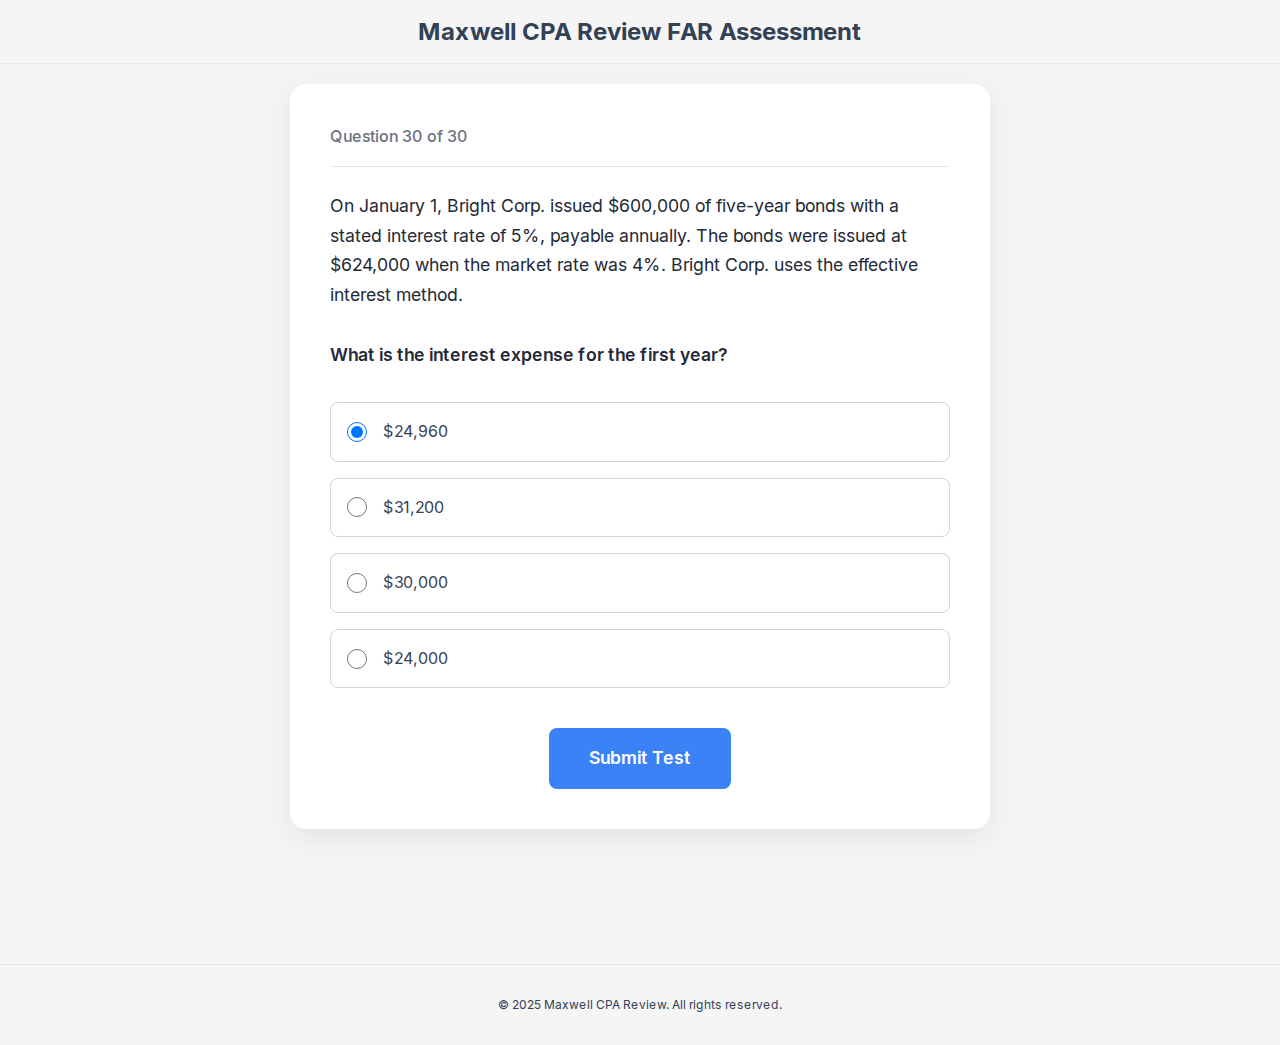
<file: demo/quiz.html>
<!DOCTYPE html><html lang="en"><head><meta charSet="utf-8"/><meta name="viewport" content="width=device-width, initial-scale=1"/><link rel="preload" href="/_next/static/media/e4af272ccee01ff0-s.p.woff2" as="font" crossorigin="" type="font/woff2"/><link rel="stylesheet" href="/_next/static/css/34a0cbb79addbae7.css" data-precedence="next"/><link rel="stylesheet" href="/_next/static/css/74694ccb892a4ef3.css" data-precedence="next"/><link rel="preload" as="script" fetchPriority="low" href="/_next/static/chunks/webpack-841875b1472c8e76.js"/><script src="/_next/static/chunks/fd9d1056-258ef7797b0e21f7.js" async=""></script><script src="/_next/static/chunks/117-4916bd869a3cf6be.js" async=""></script><script src="/_next/static/chunks/main-app-f8ab902a5f3a80c6.js" async=""></script><script src="/_next/static/chunks/972-22a872ac68c22e79.js" async=""></script><script src="/_next/static/chunks/app/demo/quiz/page-107b3d6759d90398.js" async=""></script><title>Maxwell CPA Baseline Platform</title><meta name="description" content="Baseline and followup exams to measure student strengths and weaknesses."/><meta name="next-size-adjust"/><script src="/_next/static/chunks/polyfills-42372ed130431b0a.js" noModule=""></script></head><body class="__className_e8ce0c bg-maxwell-background"><main><div class="w-full flex flex-col items-center"><header class="w-full"><nav class="w-full flex justify-center border-b border-b-foreground/10 h-16"><div class="w-full max-w-4xl flex justify-center items-center p-3 text-sm"><h1 class="text-2xl font-bold text-center">Maxwell CPA Review FAR Assessment</h1></div></nav></header><div class="quiz_container__0ZpOt"><div class="quiz_quizCard__MA6jv"><div class="quiz_questionHeader__ULmQM"><span class="quiz_questionNumber__5_QEU">Question 30 of 30</span></div><div class="quiz_questionContent__8TlbR"><p> On January 1, Bright Corp. issued $600,000 of five-year bonds with a stated interest rate of 5%, payable annually. The bonds were issued at $624,000 when the market rate was 4%. Bright Corp. uses the effective interest method. <br><br><strong>What is the interest expense for the first year?</strong> </p></div><div class="quiz_options__5dUes"><label class="quiz_option__UGNc4"><input type="radio" name="quiz-option" checked="" value="$24,960"/><span>$24,960</span></label><label class="quiz_option__UGNc4"><input type="radio" name="quiz-option" value="$31,200"/><span>$31,200</span></label><label class="quiz_option__UGNc4"><input type="radio" name="quiz-option" value="$30,000"/><span>$30,000</span></label><label class="quiz_option__UGNc4"><input type="radio" name="quiz-option" value="$24,000"/><span>$24,000</span></label></div><div class="quiz_navigation__KwnlL"><a class="quiz_submitButton__hNPXs" href="/demo/results">Submit Test</a></div></div></div><footer class="w-full border-t border-t-foreground/10 p-8 flex justify-center text-center text-xs"><p>© <!-- -->2025<!-- --> Maxwell CPA Review. All rights reserved.</p></footer></div></main><script src="/_next/static/chunks/webpack-841875b1472c8e76.js" async=""></script><script>(self.__next_f=self.__next_f||[]).push([0]);self.__next_f.push([2,null])</script><script>self.__next_f.push([1,"1:HL[\"/_next/static/media/e4af272ccee01ff0-s.p.woff2\",\"font\",{\"crossOrigin\":\"\",\"type\":\"font/woff2\"}]\n2:HL[\"/_next/static/css/34a0cbb79addbae7.css\",\"style\"]\n3:HL[\"/_next/static/css/74694ccb892a4ef3.css\",\"style\"]\n"])</script><script>self.__next_f.push([1,"4:I[2846,[],\"\"]\n6:I[2972,[\"972\",\"static/chunks/972-22a872ac68c22e79.js\",\"335\",\"static/chunks/app/demo/quiz/page-107b3d6759d90398.js\"],\"\"]\n7:I[4707,[],\"\"]\n8:I[6423,[],\"\"]\na:I[1060,[],\"\"]\nb:[]\n"])</script><script>self.__next_f.push([1,"0:[\"$\",\"$L4\",null,{\"buildId\":\"XlkkilcMoL5LltzOSEpXY\",\"assetPrefix\":\"\",\"urlParts\":[\"\",\"demo\",\"quiz\"],\"initialTree\":[\"\",{\"children\":[\"demo\",{\"children\":[\"quiz\",{\"children\":[\"__PAGE__\",{}]}]}]},\"$undefined\",\"$undefined\",true],\"initialSeedData\":[\"\",{\"children\":[\"demo\",{\"children\":[\"quiz\",{\"children\":[\"__PAGE__\",{},[[\"$L5\",[\"$\",\"div\",null,{\"className\":\"quiz_container__0ZpOt\",\"children\":[\"$\",\"div\",null,{\"className\":\"quiz_quizCard__MA6jv\",\"children\":[[\"$\",\"div\",null,{\"className\":\"quiz_questionHeader__ULmQM\",\"children\":[\"$\",\"span\",null,{\"className\":\"quiz_questionNumber__5_QEU\",\"children\":\"Question 30 of 30\"}]}],[\"$\",\"div\",null,{\"className\":\"quiz_questionContent__8TlbR\",\"dangerouslySetInnerHTML\":{\"__html\":\"\u003cp\u003e On January 1, Bright Corp. issued $600,000 of five-year bonds with a stated interest rate of 5%, payable annually. The bonds were issued at $624,000 when the market rate was 4%. Bright Corp. uses the effective interest method. \u003cbr\u003e\u003cbr\u003e\u003cstrong\u003eWhat is the interest expense for the first year?\u003c/strong\u003e \u003c/p\u003e\"}}],[\"$\",\"div\",null,{\"className\":\"quiz_options__5dUes\",\"children\":[[\"$\",\"label\",\"0\",{\"className\":\"quiz_option__UGNc4\",\"children\":[[\"$\",\"input\",null,{\"type\":\"radio\",\"name\":\"quiz-option\",\"value\":\"$$24,960\",\"defaultChecked\":true}],[\"$\",\"span\",null,{\"children\":\"$$24,960\"}]]}],[\"$\",\"label\",\"1\",{\"className\":\"quiz_option__UGNc4\",\"children\":[[\"$\",\"input\",null,{\"type\":\"radio\",\"name\":\"quiz-option\",\"value\":\"$$31,200\",\"defaultChecked\":false}],[\"$\",\"span\",null,{\"children\":\"$$31,200\"}]]}],[\"$\",\"label\",\"2\",{\"className\":\"quiz_option__UGNc4\",\"children\":[[\"$\",\"input\",null,{\"type\":\"radio\",\"name\":\"quiz-option\",\"value\":\"$$30,000\",\"defaultChecked\":false}],[\"$\",\"span\",null,{\"children\":\"$$30,000\"}]]}],[\"$\",\"label\",\"3\",{\"className\":\"quiz_option__UGNc4\",\"children\":[[\"$\",\"input\",null,{\"type\":\"radio\",\"name\":\"quiz-option\",\"value\":\"$$24,000\",\"defaultChecked\":false}],[\"$\",\"span\",null,{\"children\":\"$$24,000\"}]]}]]}],[\"$\",\"div\",null,{\"className\":\"quiz_navigation__KwnlL\",\"children\":[\"$\",\"$L6\",null,{\"href\":\"/demo/results\",\"legacyBehavior\":true,\"children\":[\"$\",\"a\",null,{\"className\":\"quiz_submitButton__hNPXs\",\"children\":\"Submit Test\"}]}]}]]}]}],[[\"$\",\"link\",\"0\",{\"rel\":\"stylesheet\",\"href\":\"/_next/static/css/74694ccb892a4ef3.css\",\"precedence\":\"next\",\"crossOrigin\":\"$undefined\"}]]],null],null]},[null,[\"$\",\"$L7\",null,{\"parallelRouterKey\":\"children\",\"segmentPath\":[\"children\",\"demo\",\"children\",\"quiz\",\"children\"],\"error\":\"$undefined\",\"errorStyles\":\"$undefined\",\"errorScripts\":\"$undefined\",\"template\":[\"$\",\"$L8\",null,{}],\"templateStyles\":\"$undefined\",\"templateScripts\":\"$undefined\",\"notFound\":\"$undefined\",\"notFoundStyles\":\"$undefined\"}]],null]},[null,[\"$\",\"$L7\",null,{\"parallelRouterKey\":\"children\",\"segmentPath\":[\"children\",\"demo\",\"children\"],\"error\":\"$undefined\",\"errorStyles\":\"$undefined\",\"errorScripts\":\"$undefined\",\"template\":[\"$\",\"$L8\",null,{}],\"templateStyles\":\"$undefined\",\"templateScripts\":\"$undefined\",\"notFound\":\"$undefined\",\"notFoundStyles\":\"$undefined\"}]],null]},[[[[\"$\",\"link\",\"0\",{\"rel\":\"stylesheet\",\"href\":\"/_next/static/css/34a0cbb79addbae7.css\",\"precedence\":\"next\",\"crossOrigin\":\"$undefined\"}]],[\"$\",\"html\",null,{\"lang\":\"en\",\"children\":[\"$\",\"body\",null,{\"className\":\"__className_e8ce0c bg-maxwell-background\",\"children\":[\"$\",\"main\",null,{\"children\":[\"$\",\"div\",null,{\"className\":\"w-full flex flex-col items-center\",\"children\":[[\"$\",\"header\",null,{\"className\":\"w-full\",\"children\":[\"$\",\"nav\",null,{\"className\":\"w-full flex justify-center border-b border-b-foreground/10 h-16\",\"children\":[\"$\",\"div\",null,{\"className\":\"w-full max-w-4xl flex justify-center items-center p-3 text-sm\",\"children\":[\"$\",\"h1\",null,{\"className\":\"text-2xl font-bold text-center\",\"children\":\"Maxwell CPA Review FAR Assessment\"}]}]}]}],[\"$\",\"$L7\",null,{\"parallelRouterKey\":\"children\",\"segmentPath\":[\"children\"],\"error\":\"$undefined\",\"errorStyles\":\"$undefined\",\"errorScripts\":\"$undefined\",\"template\":[\"$\",\"$L8\",null,{}],\"templateStyles\":\"$undefined\",\"templateScripts\":\"$undefined\",\"notFound\":[[\"$\",\"title\",null,{\"children\":\"404: This page could not be found.\"}],[\"$\",\"div\",null,{\"style\":{\"fontFamily\":\"system-ui,\\\"Segoe UI\\\",Roboto,Helvetica,Arial,sans-serif,\\\"Apple Color Emoji\\\",\\\"Segoe UI Emoji\\\"\",\"height\":\"100vh\",\"textAlign\":\"center\",\"display\":\"flex\",\"flexDirection\":\"column\",\"alignItems\":\"center\",\"justifyContent\":\"center\"},\"children\":[\"$\",\"div\",null,{\"children\":[[\"$\",\"style\",null,{\"dangerouslySetInnerHTML\":{\"__html\":\"body{color:#000;background:#fff;margin:0}.next-error-h1{border-right:1px solid rgba(0,0,0,.3)}@media (prefers-color-scheme:dark){body{color:#fff;background:#000}.next-error-h1{border-right:1px solid rgba(255,255,255,.3)}}\"}}],[\"$\",\"h1\",null,{\"className\":\"next-error-h1\",\"style\":{\"display\":\"inline-block\",\"margin\":\"0 20px 0 0\",\"padding\":\"0 23px 0 0\",\"fontSize\":24,\"fontWeight\":500,\"verticalAlign\":\"top\",\"lineHeight\":\"49px\"},\"children\":\"404\"}],[\"$\",\"div\",null,{\"style\":{\"display\":\"inline-block\"},\"children\":[\"$\",\"h2\",null,{\"style\":{\"fontSize\":14,\"fontWeight\":400,\"lineHeight\":\"49px\",\"margin\":0},\"children\":\"This page could not be found.\"}]}]]}]}]],\"notFoundStyles\":[]}],[\"$\",\"footer\",null,{\"className\":\"w-full border-t border-t-foreground/10 p-8 flex justify-center text-center text-xs\",\"children\":[\"$\",\"p\",null,{\"children\":[\"© \",2025,\" Maxwell CPA Review. All rights reserved.\"]}]}]]}]}]}]}]],null],null],\"couldBeIntercepted\":false,\"initialHead\":[null,\"$L9\"],\"globalErrorComponent\":\"$a\",\"missingSlots\":\"$Wb\"}]\n"])</script><script>self.__next_f.push([1,"9:[[\"$\",\"meta\",\"0\",{\"name\":\"viewport\",\"content\":\"width=device-width, initial-scale=1\"}],[\"$\",\"meta\",\"1\",{\"charSet\":\"utf-8\"}],[\"$\",\"title\",\"2\",{\"children\":\"Maxwell CPA Baseline Platform\"}],[\"$\",\"meta\",\"3\",{\"name\":\"description\",\"content\":\"Baseline and followup exams to measure student strengths and weaknesses.\"}],[\"$\",\"meta\",\"4\",{\"name\":\"next-size-adjust\"}]]\n5:null\n"])</script></body></html>
</file>
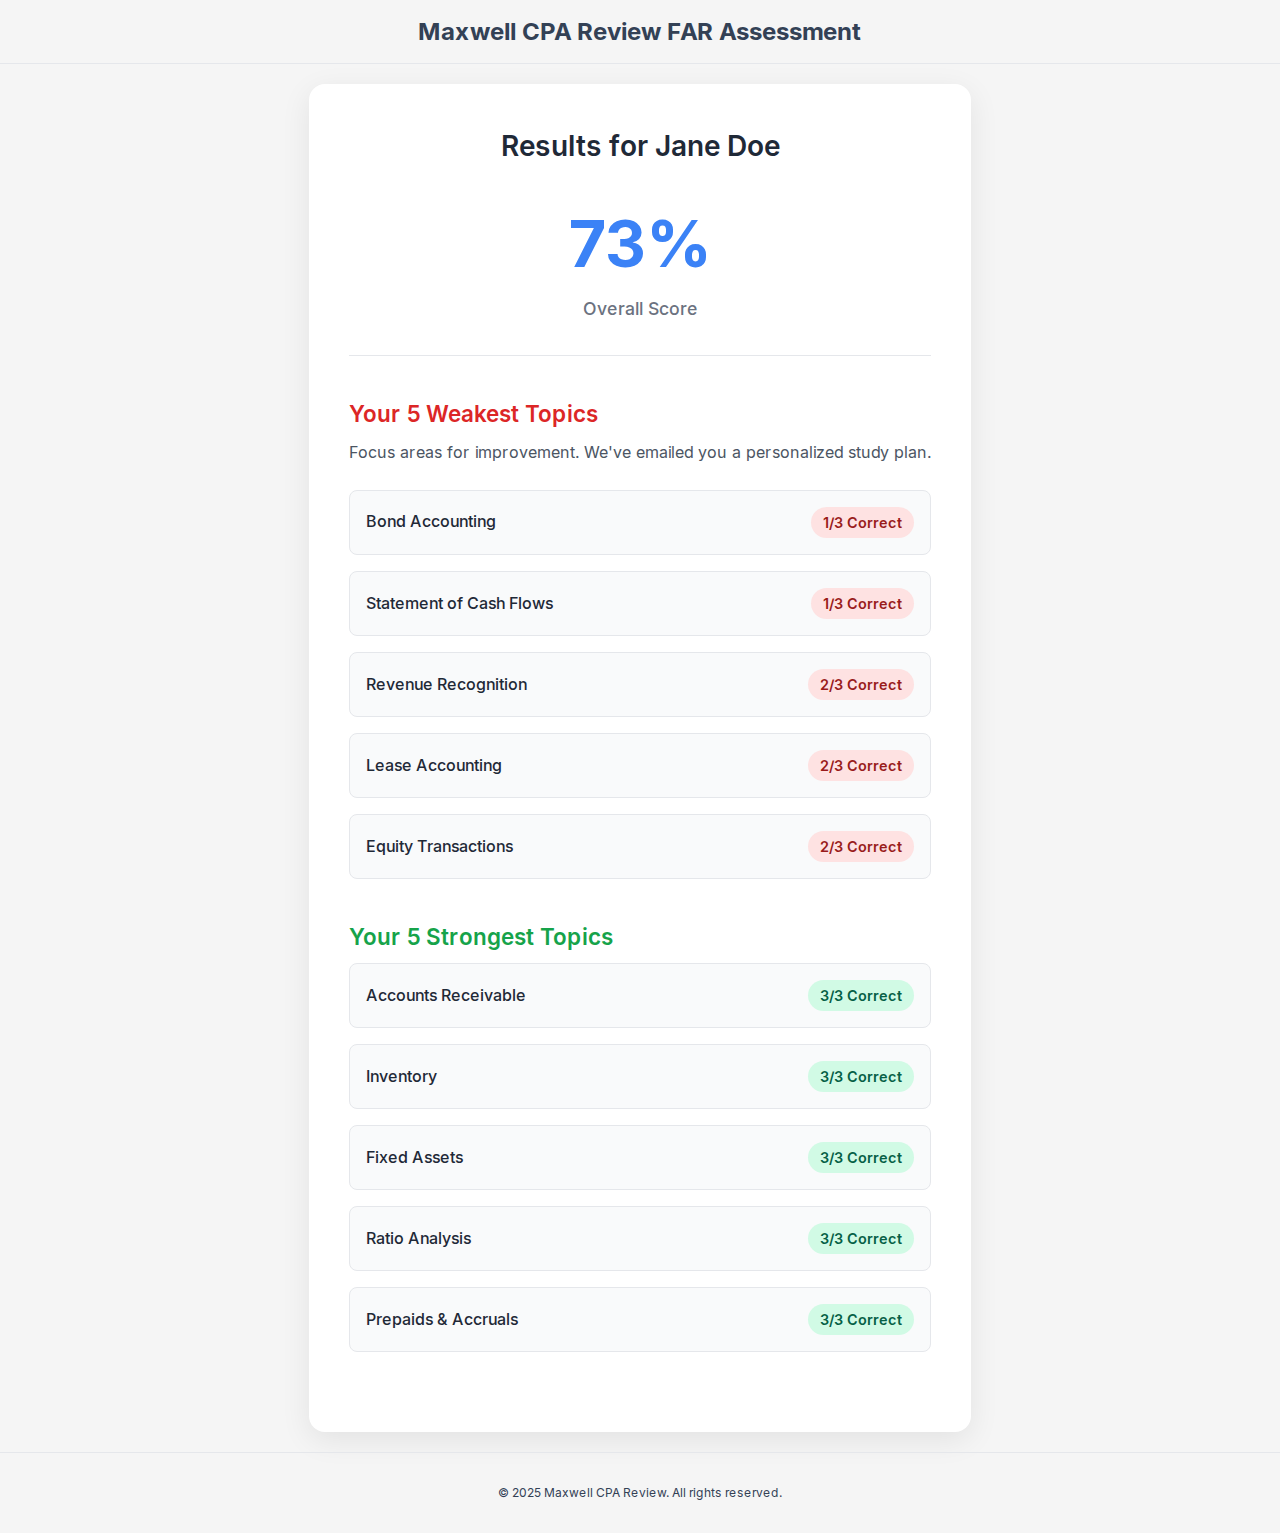
<file: demo/results.html>
<!DOCTYPE html><html lang="en"><head><meta charSet="utf-8"/><meta name="viewport" content="width=device-width, initial-scale=1"/><link rel="preload" href="/_next/static/media/e4af272ccee01ff0-s.p.woff2" as="font" crossorigin="" type="font/woff2"/><link rel="stylesheet" href="/_next/static/css/34a0cbb79addbae7.css" data-precedence="next"/><link rel="stylesheet" href="/_next/static/css/2d635c7f460ef860.css" data-precedence="next"/><link rel="preload" as="script" fetchPriority="low" href="/_next/static/chunks/webpack-841875b1472c8e76.js"/><script src="/_next/static/chunks/fd9d1056-258ef7797b0e21f7.js" async=""></script><script src="/_next/static/chunks/117-4916bd869a3cf6be.js" async=""></script><script src="/_next/static/chunks/main-app-f8ab902a5f3a80c6.js" async=""></script><script src="/_next/static/chunks/app/demo/results/page-e4a0a3da9f5b0d43.js" async=""></script><title>Maxwell CPA Baseline Platform</title><meta name="description" content="Baseline and followup exams to measure student strengths and weaknesses."/><meta name="next-size-adjust"/><script src="/_next/static/chunks/polyfills-42372ed130431b0a.js" noModule=""></script></head><body class="__className_e8ce0c bg-maxwell-background"><main><div class="w-full flex flex-col items-center"><header class="w-full"><nav class="w-full flex justify-center border-b border-b-foreground/10 h-16"><div class="w-full max-w-4xl flex justify-center items-center p-3 text-sm"><h1 class="text-2xl font-bold text-center">Maxwell CPA Review FAR Assessment</h1></div></nav></header><div class="results_container__OgzYC"><div class="results_resultsCard__BIT3x"><div class="results_header__yWEjn"><h2>Results for Jane Doe</h2><div class="results_overallScore__hSfFv"><span class="results_scoreNumber__vYVb3">73%</span><span class="results_scoreLabel__0dEDV">Overall Score</span></div></div><div class="results_section__cceWJ"><h3 class="results_sectionTitleWeakest__2Pz_J">Your 5 Weakest Topics</h3><p class="results_sectionSubtitle__wEfAx">Focus areas for improvement. We&#x27;ve emailed you a personalized study plan.</p><div class="results_topicList__5Fnc6"><div class="results_topicItem__dZQih"><span>Bond Accounting</span><span class="results_topicScore__JiDGU results_weak__rbn0Q">1/3 Correct</span></div><div class="results_topicItem__dZQih"><span>Statement of Cash Flows</span><span class="results_topicScore__JiDGU results_weak__rbn0Q">1/3 Correct</span></div><div class="results_topicItem__dZQih"><span>Revenue Recognition</span><span class="results_topicScore__JiDGU results_weak__rbn0Q">2/3 Correct</span></div><div class="results_topicItem__dZQih"><span>Lease Accounting</span><span class="results_topicScore__JiDGU results_weak__rbn0Q">2/3 Correct</span></div><div class="results_topicItem__dZQih"><span>Equity Transactions</span><span class="results_topicScore__JiDGU results_weak__rbn0Q">2/3 Correct</span></div></div></div><div class="results_section__cceWJ"><h3 class="results_sectionTitleStrongest__MKVa_">Your 5 Strongest Topics</h3><div class="results_topicList__5Fnc6"><div class="results_topicItem__dZQih"><span>Accounts Receivable</span><span class="results_topicScore__JiDGU results_strong__eIdLr">3/3 Correct</span></div><div class="results_topicItem__dZQih"><span>Inventory</span><span class="results_topicScore__JiDGU results_strong__eIdLr">3/3 Correct</span></div><div class="results_topicItem__dZQih"><span>Fixed Assets</span><span class="results_topicScore__JiDGU results_strong__eIdLr">3/3 Correct</span></div><div class="results_topicItem__dZQih"><span>Ratio Analysis</span><span class="results_topicScore__JiDGU results_strong__eIdLr">3/3 Correct</span></div><div class="results_topicItem__dZQih"><span>Prepaids &amp; Accruals</span><span class="results_topicScore__JiDGU results_strong__eIdLr">3/3 Correct</span></div></div></div></div></div><footer class="w-full border-t border-t-foreground/10 p-8 flex justify-center text-center text-xs"><p>© <!-- -->2025<!-- --> Maxwell CPA Review. All rights reserved.</p></footer></div></main><script src="/_next/static/chunks/webpack-841875b1472c8e76.js" async=""></script><script>(self.__next_f=self.__next_f||[]).push([0]);self.__next_f.push([2,null])</script><script>self.__next_f.push([1,"1:HL[\"/_next/static/media/e4af272ccee01ff0-s.p.woff2\",\"font\",{\"crossOrigin\":\"\",\"type\":\"font/woff2\"}]\n2:HL[\"/_next/static/css/34a0cbb79addbae7.css\",\"style\"]\n3:HL[\"/_next/static/css/2d635c7f460ef860.css\",\"style\"]\n"])</script><script>self.__next_f.push([1,"4:I[2846,[],\"\"]\n6:I[9107,[],\"ClientPageRoot\"]\n7:I[5315,[\"871\",\"static/chunks/app/demo/results/page-e4a0a3da9f5b0d43.js\"],\"default\",1]\n8:I[4707,[],\"\"]\n9:I[6423,[],\"\"]\nb:I[1060,[],\"\"]\nc:[]\n"])</script><script>self.__next_f.push([1,"0:[\"$\",\"$L4\",null,{\"buildId\":\"XlkkilcMoL5LltzOSEpXY\",\"assetPrefix\":\"\",\"urlParts\":[\"\",\"demo\",\"results\"],\"initialTree\":[\"\",{\"children\":[\"demo\",{\"children\":[\"results\",{\"children\":[\"__PAGE__\",{}]}]}]},\"$undefined\",\"$undefined\",true],\"initialSeedData\":[\"\",{\"children\":[\"demo\",{\"children\":[\"results\",{\"children\":[\"__PAGE__\",{},[[\"$L5\",[\"$\",\"$L6\",null,{\"props\":{\"params\":{},\"searchParams\":{}},\"Component\":\"$7\"}],[[\"$\",\"link\",\"0\",{\"rel\":\"stylesheet\",\"href\":\"/_next/static/css/2d635c7f460ef860.css\",\"precedence\":\"next\",\"crossOrigin\":\"$undefined\"}]]],null],null]},[null,[\"$\",\"$L8\",null,{\"parallelRouterKey\":\"children\",\"segmentPath\":[\"children\",\"demo\",\"children\",\"results\",\"children\"],\"error\":\"$undefined\",\"errorStyles\":\"$undefined\",\"errorScripts\":\"$undefined\",\"template\":[\"$\",\"$L9\",null,{}],\"templateStyles\":\"$undefined\",\"templateScripts\":\"$undefined\",\"notFound\":\"$undefined\",\"notFoundStyles\":\"$undefined\"}]],null]},[null,[\"$\",\"$L8\",null,{\"parallelRouterKey\":\"children\",\"segmentPath\":[\"children\",\"demo\",\"children\"],\"error\":\"$undefined\",\"errorStyles\":\"$undefined\",\"errorScripts\":\"$undefined\",\"template\":[\"$\",\"$L9\",null,{}],\"templateStyles\":\"$undefined\",\"templateScripts\":\"$undefined\",\"notFound\":\"$undefined\",\"notFoundStyles\":\"$undefined\"}]],null]},[[[[\"$\",\"link\",\"0\",{\"rel\":\"stylesheet\",\"href\":\"/_next/static/css/34a0cbb79addbae7.css\",\"precedence\":\"next\",\"crossOrigin\":\"$undefined\"}]],[\"$\",\"html\",null,{\"lang\":\"en\",\"children\":[\"$\",\"body\",null,{\"className\":\"__className_e8ce0c bg-maxwell-background\",\"children\":[\"$\",\"main\",null,{\"children\":[\"$\",\"div\",null,{\"className\":\"w-full flex flex-col items-center\",\"children\":[[\"$\",\"header\",null,{\"className\":\"w-full\",\"children\":[\"$\",\"nav\",null,{\"className\":\"w-full flex justify-center border-b border-b-foreground/10 h-16\",\"children\":[\"$\",\"div\",null,{\"className\":\"w-full max-w-4xl flex justify-center items-center p-3 text-sm\",\"children\":[\"$\",\"h1\",null,{\"className\":\"text-2xl font-bold text-center\",\"children\":\"Maxwell CPA Review FAR Assessment\"}]}]}]}],[\"$\",\"$L8\",null,{\"parallelRouterKey\":\"children\",\"segmentPath\":[\"children\"],\"error\":\"$undefined\",\"errorStyles\":\"$undefined\",\"errorScripts\":\"$undefined\",\"template\":[\"$\",\"$L9\",null,{}],\"templateStyles\":\"$undefined\",\"templateScripts\":\"$undefined\",\"notFound\":[[\"$\",\"title\",null,{\"children\":\"404: This page could not be found.\"}],[\"$\",\"div\",null,{\"style\":{\"fontFamily\":\"system-ui,\\\"Segoe UI\\\",Roboto,Helvetica,Arial,sans-serif,\\\"Apple Color Emoji\\\",\\\"Segoe UI Emoji\\\"\",\"height\":\"100vh\",\"textAlign\":\"center\",\"display\":\"flex\",\"flexDirection\":\"column\",\"alignItems\":\"center\",\"justifyContent\":\"center\"},\"children\":[\"$\",\"div\",null,{\"children\":[[\"$\",\"style\",null,{\"dangerouslySetInnerHTML\":{\"__html\":\"body{color:#000;background:#fff;margin:0}.next-error-h1{border-right:1px solid rgba(0,0,0,.3)}@media (prefers-color-scheme:dark){body{color:#fff;background:#000}.next-error-h1{border-right:1px solid rgba(255,255,255,.3)}}\"}}],[\"$\",\"h1\",null,{\"className\":\"next-error-h1\",\"style\":{\"display\":\"inline-block\",\"margin\":\"0 20px 0 0\",\"padding\":\"0 23px 0 0\",\"fontSize\":24,\"fontWeight\":500,\"verticalAlign\":\"top\",\"lineHeight\":\"49px\"},\"children\":\"404\"}],[\"$\",\"div\",null,{\"style\":{\"display\":\"inline-block\"},\"children\":[\"$\",\"h2\",null,{\"style\":{\"fontSize\":14,\"fontWeight\":400,\"lineHeight\":\"49px\",\"margin\":0},\"children\":\"This page could not be found.\"}]}]]}]}]],\"notFoundStyles\":[]}],[\"$\",\"footer\",null,{\"className\":\"w-full border-t border-t-foreground/10 p-8 flex justify-center text-center text-xs\",\"children\":[\"$\",\"p\",null,{\"children\":[\"© \",2025,\" Maxwell CPA Review. All rights reserved.\"]}]}]]}]}]}]}]],null],null],\"couldBeIntercepted\":false,\"initialHead\":[null,\"$La\"],\"globalErrorComponent\":\"$b\",\"missingSlots\":\"$Wc\"}]\n"])</script><script>self.__next_f.push([1,"a:[[\"$\",\"meta\",\"0\",{\"name\":\"viewport\",\"content\":\"width=device-width, initial-scale=1\"}],[\"$\",\"meta\",\"1\",{\"charSet\":\"utf-8\"}],[\"$\",\"title\",\"2\",{\"children\":\"Maxwell CPA Baseline Platform\"}],[\"$\",\"meta\",\"3\",{\"name\":\"description\",\"content\":\"Baseline and followup exams to measure student strengths and weaknesses.\"}],[\"$\",\"meta\",\"4\",{\"name\":\"next-size-adjust\"}]]\n5:null\n"])</script></body></html>
</file>
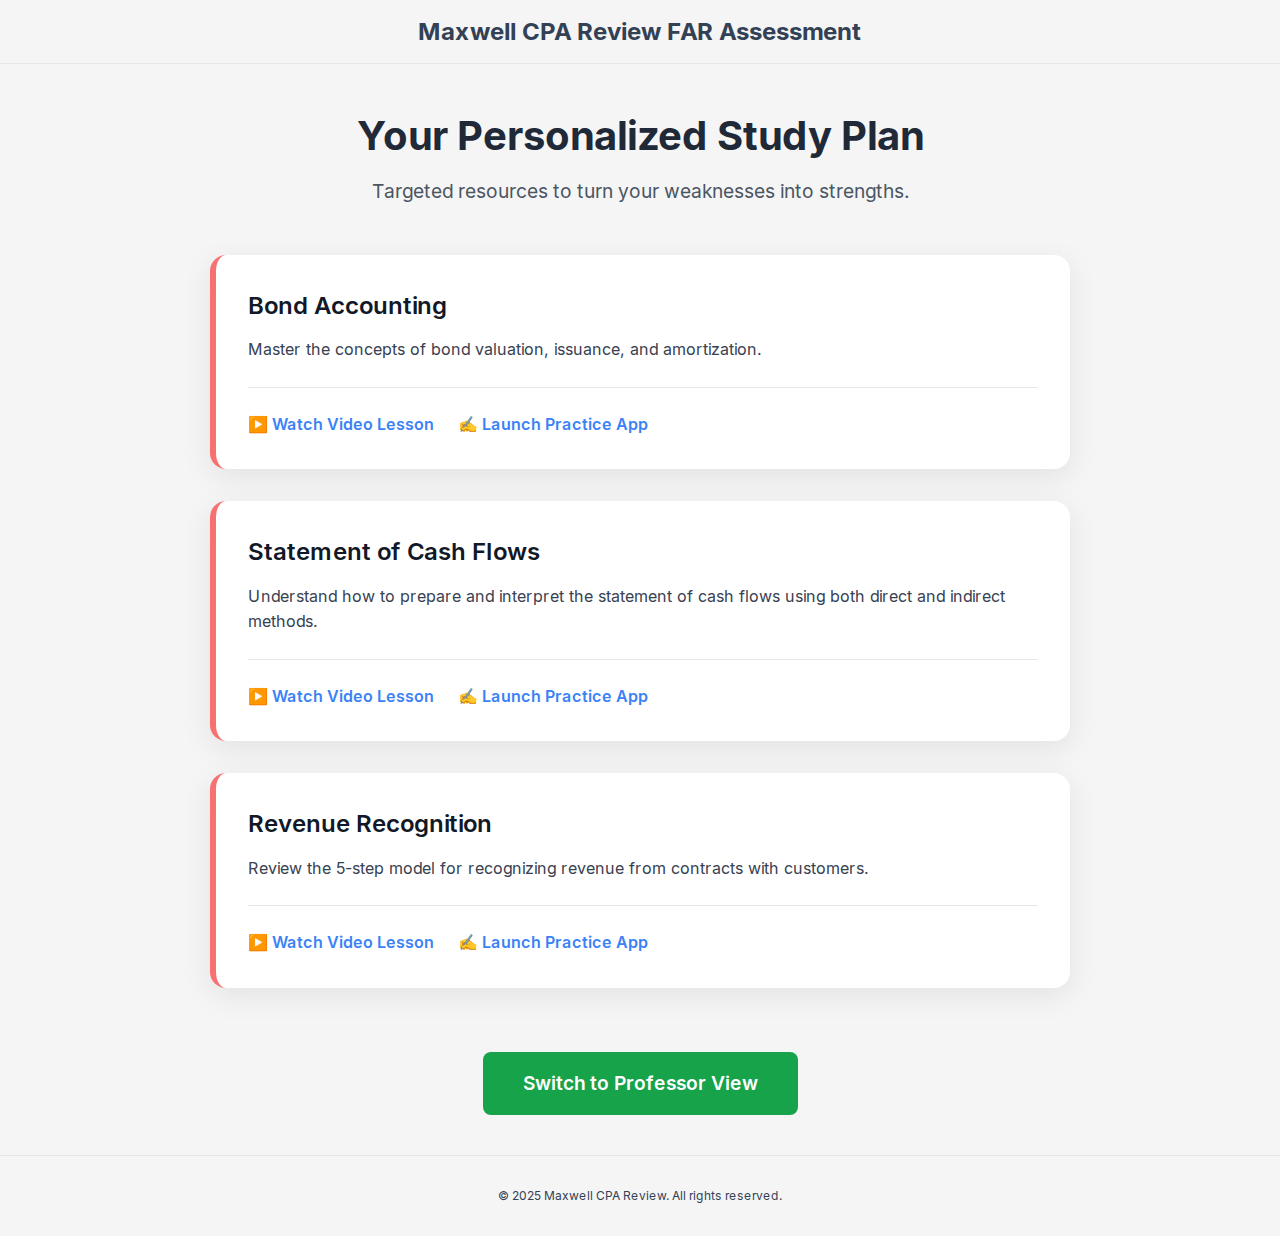
<file: demo/study-plan.html>
<!DOCTYPE html><html lang="en"><head><meta charSet="utf-8"/><meta name="viewport" content="width=device-width, initial-scale=1"/><link rel="preload" href="/_next/static/media/e4af272ccee01ff0-s.p.woff2" as="font" crossorigin="" type="font/woff2"/><link rel="stylesheet" href="/_next/static/css/34a0cbb79addbae7.css" data-precedence="next"/><link rel="stylesheet" href="/_next/static/css/58000b9fe1f14582.css" data-precedence="next"/><link rel="preload" as="script" fetchPriority="low" href="/_next/static/chunks/webpack-841875b1472c8e76.js"/><script src="/_next/static/chunks/fd9d1056-258ef7797b0e21f7.js" async=""></script><script src="/_next/static/chunks/117-4916bd869a3cf6be.js" async=""></script><script src="/_next/static/chunks/main-app-f8ab902a5f3a80c6.js" async=""></script><script src="/_next/static/chunks/972-22a872ac68c22e79.js" async=""></script><script src="/_next/static/chunks/app/demo/study-plan/page-a2a87f6c56d204b6.js" async=""></script><title>Maxwell CPA Baseline Platform</title><meta name="description" content="Baseline and followup exams to measure student strengths and weaknesses."/><meta name="next-size-adjust"/><script src="/_next/static/chunks/polyfills-42372ed130431b0a.js" noModule=""></script></head><body class="__className_e8ce0c bg-maxwell-background"><main><div class="w-full flex flex-col items-center"><header class="w-full"><nav class="w-full flex justify-center border-b border-b-foreground/10 h-16"><div class="w-full max-w-4xl flex justify-center items-center p-3 text-sm"><h1 class="text-2xl font-bold text-center">Maxwell CPA Review FAR Assessment</h1></div></nav></header><div class="study-plan_container__nr6NU"><div class="study-plan_header__sH_Lr"><h1>Your Personalized Study Plan</h1><p>Targeted resources to turn your weaknesses into strengths.</p></div><div class="study-plan_plan__UkCwD"><div class="study-plan_topicCard__xtbQW study-plan_weak__1Iuuv"><h3 class="study-plan_topicName__Vssg_">Bond Accounting</h3><p class="study-plan_topicDescription__Bl1FD">Master the concepts of bond valuation, issuance, and amortization.</p><div class="study-plan_resources__49K_r"><a class="study-plan_resourceLink__33Jvw" href="/demo/dashboard">▶️ Watch Video Lesson</a><a class="study-plan_resourceLink__33Jvw" href="https://bonds.maxwellstudy.com/">✍️ Launch Practice App</a></div></div><div class="study-plan_topicCard__xtbQW study-plan_weak__1Iuuv"><h3 class="study-plan_topicName__Vssg_">Statement of Cash Flows</h3><p class="study-plan_topicDescription__Bl1FD">Understand how to prepare and interpret the statement of cash flows using both direct and indirect methods.</p><div class="study-plan_resources__49K_r"><a class="study-plan_resourceLink__33Jvw" href="/demo/dashboard">▶️ Watch Video Lesson</a><a class="study-plan_resourceLink__33Jvw" href="https://bonds.maxwellstudy.com/">✍️ Launch Practice App</a></div></div><div class="study-plan_topicCard__xtbQW study-plan_weak__1Iuuv"><h3 class="study-plan_topicName__Vssg_">Revenue Recognition</h3><p class="study-plan_topicDescription__Bl1FD">Review the 5-step model for recognizing revenue from contracts with customers.</p><div class="study-plan_resources__49K_r"><a class="study-plan_resourceLink__33Jvw" href="/demo/dashboard">▶️ Watch Video Lesson</a><a class="study-plan_resourceLink__33Jvw" href="https://bonds.maxwellstudy.com/">✍️ Launch Practice App</a></div></div></div><div class="study-plan_nextSteps__jpe4_"><a class="study-plan_dashboardButton__IkV6Z" href="/demo/dashboard">Switch to Professor View</a></div></div><footer class="w-full border-t border-t-foreground/10 p-8 flex justify-center text-center text-xs"><p>© <!-- -->2025<!-- --> Maxwell CPA Review. All rights reserved.</p></footer></div></main><script src="/_next/static/chunks/webpack-841875b1472c8e76.js" async=""></script><script>(self.__next_f=self.__next_f||[]).push([0]);self.__next_f.push([2,null])</script><script>self.__next_f.push([1,"1:HL[\"/_next/static/media/e4af272ccee01ff0-s.p.woff2\",\"font\",{\"crossOrigin\":\"\",\"type\":\"font/woff2\"}]\n2:HL[\"/_next/static/css/34a0cbb79addbae7.css\",\"style\"]\n3:HL[\"/_next/static/css/58000b9fe1f14582.css\",\"style\"]\n"])</script><script>self.__next_f.push([1,"4:I[2846,[],\"\"]\n6:I[2972,[\"972\",\"static/chunks/972-22a872ac68c22e79.js\",\"450\",\"static/chunks/app/demo/study-plan/page-a2a87f6c56d204b6.js\"],\"\"]\n7:I[4707,[],\"\"]\n8:I[6423,[],\"\"]\na:I[1060,[],\"\"]\nb:[]\n"])</script><script>self.__next_f.push([1,"0:[\"$\",\"$L4\",null,{\"buildId\":\"XlkkilcMoL5LltzOSEpXY\",\"assetPrefix\":\"\",\"urlParts\":[\"\",\"demo\",\"study-plan\"],\"initialTree\":[\"\",{\"children\":[\"demo\",{\"children\":[\"study-plan\",{\"children\":[\"__PAGE__\",{}]}]}]},\"$undefined\",\"$undefined\",true],\"initialSeedData\":[\"\",{\"children\":[\"demo\",{\"children\":[\"study-plan\",{\"children\":[\"__PAGE__\",{},[[\"$L5\",[\"$\",\"div\",null,{\"className\":\"study-plan_container__nr6NU\",\"children\":[[\"$\",\"div\",null,{\"className\":\"study-plan_header__sH_Lr\",\"children\":[[\"$\",\"h1\",null,{\"children\":\"Your Personalized Study Plan\"}],[\"$\",\"p\",null,{\"children\":\"Targeted resources to turn your weaknesses into strengths.\"}]]}],[\"$\",\"div\",null,{\"className\":\"study-plan_plan__UkCwD\",\"children\":[[\"$\",\"div\",\"Bond Accounting\",{\"className\":\"study-plan_topicCard__xtbQW study-plan_weak__1Iuuv\",\"children\":[[\"$\",\"h3\",null,{\"className\":\"study-plan_topicName__Vssg_\",\"children\":\"Bond Accounting\"}],[\"$\",\"p\",null,{\"className\":\"study-plan_topicDescription__Bl1FD\",\"children\":\"Master the concepts of bond valuation, issuance, and amortization.\"}],[\"$\",\"div\",null,{\"className\":\"study-plan_resources__49K_r\",\"children\":[[\"$\",\"$L6\",null,{\"href\":\"/demo/dashboard\",\"legacyBehavior\":true,\"children\":[\"$\",\"a\",null,{\"className\":\"study-plan_resourceLink__33Jvw\",\"children\":\"▶️ Watch Video Lesson\"}]}],[\"$\",\"$L6\",null,{\"href\":\"https://bonds.maxwellstudy.com/\",\"legacyBehavior\":true,\"children\":[\"$\",\"a\",null,{\"className\":\"study-plan_resourceLink__33Jvw\",\"children\":\"✍️ Launch Practice App\"}]}]]}]]}],[\"$\",\"div\",\"Statement of Cash Flows\",{\"className\":\"study-plan_topicCard__xtbQW study-plan_weak__1Iuuv\",\"children\":[[\"$\",\"h3\",null,{\"className\":\"study-plan_topicName__Vssg_\",\"children\":\"Statement of Cash Flows\"}],[\"$\",\"p\",null,{\"className\":\"study-plan_topicDescription__Bl1FD\",\"children\":\"Understand how to prepare and interpret the statement of cash flows using both direct and indirect methods.\"}],[\"$\",\"div\",null,{\"className\":\"study-plan_resources__49K_r\",\"children\":[[\"$\",\"$L6\",null,{\"href\":\"/demo/dashboard\",\"legacyBehavior\":true,\"children\":[\"$\",\"a\",null,{\"className\":\"study-plan_resourceLink__33Jvw\",\"children\":\"▶️ Watch Video Lesson\"}]}],[\"$\",\"$L6\",null,{\"href\":\"https://bonds.maxwellstudy.com/\",\"legacyBehavior\":true,\"children\":[\"$\",\"a\",null,{\"className\":\"study-plan_resourceLink__33Jvw\",\"children\":\"✍️ Launch Practice App\"}]}]]}]]}],[\"$\",\"div\",\"Revenue Recognition\",{\"className\":\"study-plan_topicCard__xtbQW study-plan_weak__1Iuuv\",\"children\":[[\"$\",\"h3\",null,{\"className\":\"study-plan_topicName__Vssg_\",\"children\":\"Revenue Recognition\"}],[\"$\",\"p\",null,{\"className\":\"study-plan_topicDescription__Bl1FD\",\"children\":\"Review the 5-step model for recognizing revenue from contracts with customers.\"}],[\"$\",\"div\",null,{\"className\":\"study-plan_resources__49K_r\",\"children\":[[\"$\",\"$L6\",null,{\"href\":\"/demo/dashboard\",\"legacyBehavior\":true,\"children\":[\"$\",\"a\",null,{\"className\":\"study-plan_resourceLink__33Jvw\",\"children\":\"▶️ Watch Video Lesson\"}]}],[\"$\",\"$L6\",null,{\"href\":\"https://bonds.maxwellstudy.com/\",\"legacyBehavior\":true,\"children\":[\"$\",\"a\",null,{\"className\":\"study-plan_resourceLink__33Jvw\",\"children\":\"✍️ Launch Practice App\"}]}]]}]]}]]}],[\"$\",\"div\",null,{\"className\":\"study-plan_nextSteps__jpe4_\",\"children\":[\"$\",\"$L6\",null,{\"href\":\"/demo/dashboard\",\"legacyBehavior\":true,\"children\":[\"$\",\"a\",null,{\"className\":\"study-plan_dashboardButton__IkV6Z\",\"children\":\"Switch to Professor View\"}]}]}]]}],[[\"$\",\"link\",\"0\",{\"rel\":\"stylesheet\",\"href\":\"/_next/static/css/58000b9fe1f14582.css\",\"precedence\":\"next\",\"crossOrigin\":\"$undefined\"}]]],null],null]},[null,[\"$\",\"$L7\",null,{\"parallelRouterKey\":\"children\",\"segmentPath\":[\"children\",\"demo\",\"children\",\"study-plan\",\"children\"],\"error\":\"$undefined\",\"errorStyles\":\"$undefined\",\"errorScripts\":\"$undefined\",\"template\":[\"$\",\"$L8\",null,{}],\"templateStyles\":\"$undefined\",\"templateScripts\":\"$undefined\",\"notFound\":\"$undefined\",\"notFoundStyles\":\"$undefined\"}]],null]},[null,[\"$\",\"$L7\",null,{\"parallelRouterKey\":\"children\",\"segmentPath\":[\"children\",\"demo\",\"children\"],\"error\":\"$undefined\",\"errorStyles\":\"$undefined\",\"errorScripts\":\"$undefined\",\"template\":[\"$\",\"$L8\",null,{}],\"templateStyles\":\"$undefined\",\"templateScripts\":\"$undefined\",\"notFound\":\"$undefined\",\"notFoundStyles\":\"$undefined\"}]],null]},[[[[\"$\",\"link\",\"0\",{\"rel\":\"stylesheet\",\"href\":\"/_next/static/css/34a0cbb79addbae7.css\",\"precedence\":\"next\",\"crossOrigin\":\"$undefined\"}]],[\"$\",\"html\",null,{\"lang\":\"en\",\"children\":[\"$\",\"body\",null,{\"className\":\"__className_e8ce0c bg-maxwell-background\",\"children\":[\"$\",\"main\",null,{\"children\":[\"$\",\"div\",null,{\"className\":\"w-full flex flex-col items-center\",\"children\":[[\"$\",\"header\",null,{\"className\":\"w-full\",\"children\":[\"$\",\"nav\",null,{\"className\":\"w-full flex justify-center border-b border-b-foreground/10 h-16\",\"children\":[\"$\",\"div\",null,{\"className\":\"w-full max-w-4xl flex justify-center items-center p-3 text-sm\",\"children\":[\"$\",\"h1\",null,{\"className\":\"text-2xl font-bold text-center\",\"children\":\"Maxwell CPA Review FAR Assessment\"}]}]}]}],[\"$\",\"$L7\",null,{\"parallelRouterKey\":\"children\",\"segmentPath\":[\"children\"],\"error\":\"$undefined\",\"errorStyles\":\"$undefined\",\"errorScripts\":\"$undefined\",\"template\":[\"$\",\"$L8\",null,{}],\"templateStyles\":\"$undefined\",\"templateScripts\":\"$undefined\",\"notFound\":[[\"$\",\"title\",null,{\"children\":\"404: This page could not be found.\"}],[\"$\",\"div\",null,{\"style\":{\"fontFamily\":\"system-ui,\\\"Segoe UI\\\",Roboto,Helvetica,Arial,sans-serif,\\\"Apple Color Emoji\\\",\\\"Segoe UI Emoji\\\"\",\"height\":\"100vh\",\"textAlign\":\"center\",\"display\":\"flex\",\"flexDirection\":\"column\",\"alignItems\":\"center\",\"justifyContent\":\"center\"},\"children\":[\"$\",\"div\",null,{\"children\":[[\"$\",\"style\",null,{\"dangerouslySetInnerHTML\":{\"__html\":\"body{color:#000;background:#fff;margin:0}.next-error-h1{border-right:1px solid rgba(0,0,0,.3)}@media (prefers-color-scheme:dark){body{color:#fff;background:#000}.next-error-h1{border-right:1px solid rgba(255,255,255,.3)}}\"}}],[\"$\",\"h1\",null,{\"className\":\"next-error-h1\",\"style\":{\"display\":\"inline-block\",\"margin\":\"0 20px 0 0\",\"padding\":\"0 23px 0 0\",\"fontSize\":24,\"fontWeight\":500,\"verticalAlign\":\"top\",\"lineHeight\":\"49px\"},\"children\":\"404\"}],[\"$\",\"div\",null,{\"style\":{\"display\":\"inline-block\"},\"children\":[\"$\",\"h2\",null,{\"style\":{\"fontSize\":14,\"fontWeight\":400,\"lineHeight\":\"49px\",\"margin\":0},\"children\":\"This page could not be found.\"}]}]]}]}]],\"notFoundStyles\":[]}],[\"$\",\"footer\",null,{\"className\":\"w-full border-t border-t-foreground/10 p-8 flex justify-center text-center text-xs\",\"children\":[\"$\",\"p\",null,{\"children\":[\"© \",2025,\" Maxwell CPA Review. All rights reserved.\"]}]}]]}]}]}]}]],null],null],\"couldBeIntercepted\":false,\"initialHead\":[null,\"$L9\"],\"globalErrorComponent\":\"$a\",\"missingSlots\":\"$Wb\"}]\n"])</script><script>self.__next_f.push([1,"9:[[\"$\",\"meta\",\"0\",{\"name\":\"viewport\",\"content\":\"width=device-width, initial-scale=1\"}],[\"$\",\"meta\",\"1\",{\"charSet\":\"utf-8\"}],[\"$\",\"title\",\"2\",{\"children\":\"Maxwell CPA Baseline Platform\"}],[\"$\",\"meta\",\"3\",{\"name\":\"description\",\"content\":\"Baseline and followup exams to measure student strengths and weaknesses.\"}],[\"$\",\"meta\",\"4\",{\"name\":\"next-size-adjust\"}]]\n5:null\n"])</script></body></html>
</file>
<file: _next/static/css/34a0cbb79addbae7.css>
@font-face{font-family:__Inter_e8ce0c;font-style:normal;font-weight:100 900;font-display:swap;src:url(/_next/static/media/55c55f0601d81cf3-s.woff2) format("woff2");unicode-range:u+0460-052f,u+1c80-1c8a,u+20b4,u+2de0-2dff,u+a640-a69f,u+fe2e-fe2f}@font-face{font-family:__Inter_e8ce0c;font-style:normal;font-weight:100 900;font-display:swap;src:url(/_next/static/media/26a46d62cd723877-s.woff2) format("woff2");unicode-range:u+0301,u+0400-045f,u+0490-0491,u+04b0-04b1,u+2116}@font-face{font-family:__Inter_e8ce0c;font-style:normal;font-weight:100 900;font-display:swap;src:url(/_next/static/media/97e0cb1ae144a2a9-s.woff2) format("woff2");unicode-range:u+1f??}@font-face{font-family:__Inter_e8ce0c;font-style:normal;font-weight:100 900;font-display:swap;src:url(/_next/static/media/581909926a08bbc8-s.woff2) format("woff2");unicode-range:u+0370-0377,u+037a-037f,u+0384-038a,u+038c,u+038e-03a1,u+03a3-03ff}@font-face{font-family:__Inter_e8ce0c;font-style:normal;font-weight:100 900;font-display:swap;src:url(/_next/static/media/df0a9ae256c0569c-s.woff2) format("woff2");unicode-range:u+0102-0103,u+0110-0111,u+0128-0129,u+0168-0169,u+01a0-01a1,u+01af-01b0,u+0300-0301,u+0303-0304,u+0308-0309,u+0323,u+0329,u+1ea0-1ef9,u+20ab}@font-face{font-family:__Inter_e8ce0c;font-style:normal;font-weight:100 900;font-display:swap;src:url(/_next/static/media/8e9860b6e62d6359-s.woff2) format("woff2");unicode-range:u+0100-02ba,u+02bd-02c5,u+02c7-02cc,u+02ce-02d7,u+02dd-02ff,u+0304,u+0308,u+0329,u+1d00-1dbf,u+1e00-1e9f,u+1ef2-1eff,u+2020,u+20a0-20ab,u+20ad-20c0,u+2113,u+2c60-2c7f,u+a720-a7ff}@font-face{font-family:__Inter_e8ce0c;font-style:normal;font-weight:100 900;font-display:swap;src:url(/_next/static/media/e4af272ccee01ff0-s.p.woff2) format("woff2");unicode-range:u+00??,u+0131,u+0152-0153,u+02bb-02bc,u+02c6,u+02da,u+02dc,u+0304,u+0308,u+0329,u+2000-206f,u+20ac,u+2122,u+2191,u+2193,u+2212,u+2215,u+feff,u+fffd}@font-face{font-family:__Inter_Fallback_e8ce0c;src:local("Arial");ascent-override:90.49%;descent-override:22.56%;line-gap-override:0.00%;size-adjust:107.06%}.__className_e8ce0c{font-family:__Inter_e8ce0c,__Inter_Fallback_e8ce0c;font-style:normal}*,:after,:before{--tw-border-spacing-x:0;--tw-border-spacing-y:0;--tw-translate-x:0;--tw-translate-y:0;--tw-rotate:0;--tw-skew-x:0;--tw-skew-y:0;--tw-scale-x:1;--tw-scale-y:1;--tw-pan-x: ;--tw-pan-y: ;--tw-pinch-zoom: ;--tw-scroll-snap-strictness:proximity;--tw-gradient-from-position: ;--tw-gradient-via-position: ;--tw-gradient-to-position: ;--tw-ordinal: ;--tw-slashed-zero: ;--tw-numeric-figure: ;--tw-numeric-spacing: ;--tw-numeric-fraction: ;--tw-ring-inset: ;--tw-ring-offset-width:0px;--tw-ring-offset-color:#fff;--tw-ring-color:rgba(59,130,246,.5);--tw-ring-offset-shadow:0 0 #0000;--tw-ring-shadow:0 0 #0000;--tw-shadow:0 0 #0000;--tw-shadow-colored:0 0 #0000;--tw-blur: ;--tw-brightness: ;--tw-contrast: ;--tw-grayscale: ;--tw-hue-rotate: ;--tw-invert: ;--tw-saturate: ;--tw-sepia: ;--tw-drop-shadow: ;--tw-backdrop-blur: ;--tw-backdrop-brightness: ;--tw-backdrop-contrast: ;--tw-backdrop-grayscale: ;--tw-backdrop-hue-rotate: ;--tw-backdrop-invert: ;--tw-backdrop-opacity: ;--tw-backdrop-saturate: ;--tw-backdrop-sepia: ;--tw-contain-size: ;--tw-contain-layout: ;--tw-contain-paint: ;--tw-contain-style: }::backdrop{--tw-border-spacing-x:0;--tw-border-spacing-y:0;--tw-translate-x:0;--tw-translate-y:0;--tw-rotate:0;--tw-skew-x:0;--tw-skew-y:0;--tw-scale-x:1;--tw-scale-y:1;--tw-pan-x: ;--tw-pan-y: ;--tw-pinch-zoom: ;--tw-scroll-snap-strictness:proximity;--tw-gradient-from-position: ;--tw-gradient-via-position: ;--tw-gradient-to-position: ;--tw-ordinal: ;--tw-slashed-zero: ;--tw-numeric-figure: ;--tw-numeric-spacing: ;--tw-numeric-fraction: ;--tw-ring-inset: ;--tw-ring-offset-width:0px;--tw-ring-offset-color:#fff;--tw-ring-color:rgba(59,130,246,.5);--tw-ring-offset-shadow:0 0 #0000;--tw-ring-shadow:0 0 #0000;--tw-shadow:0 0 #0000;--tw-shadow-colored:0 0 #0000;--tw-blur: ;--tw-brightness: ;--tw-contrast: ;--tw-grayscale: ;--tw-hue-rotate: ;--tw-invert: ;--tw-saturate: ;--tw-sepia: ;--tw-drop-shadow: ;--tw-backdrop-blur: ;--tw-backdrop-brightness: ;--tw-backdrop-contrast: ;--tw-backdrop-grayscale: ;--tw-backdrop-hue-rotate: ;--tw-backdrop-invert: ;--tw-backdrop-opacity: ;--tw-backdrop-saturate: ;--tw-backdrop-sepia: ;--tw-contain-size: ;--tw-contain-layout: ;--tw-contain-paint: ;--tw-contain-style: }/*
! tailwindcss v3.4.17 | MIT License | https://tailwindcss.com
*/*,:after,:before{box-sizing:border-box;border:0 solid #e5e7eb}:after,:before{--tw-content:""}:host,html{line-height:1.5;-webkit-text-size-adjust:100%;-moz-tab-size:4;-o-tab-size:4;tab-size:4;font-family:ui-sans-serif,system-ui,sans-serif,Apple Color Emoji,Segoe UI Emoji,Segoe UI Symbol,Noto Color Emoji;font-feature-settings:normal;font-variation-settings:normal;-webkit-tap-highlight-color:transparent}body{line-height:inherit}hr{height:0;color:inherit;border-top-width:1px}abbr:where([title]){-webkit-text-decoration:underline dotted;text-decoration:underline dotted}h1,h2,h3,h4,h5,h6{font-size:inherit;font-weight:inherit}a{color:inherit;text-decoration:inherit}b,strong{font-weight:bolder}code,kbd,pre,samp{font-family:ui-monospace,SFMono-Regular,Menlo,Monaco,Consolas,Liberation Mono,Courier New,monospace;font-feature-settings:normal;font-variation-settings:normal;font-size:1em}small{font-size:80%}sub,sup{font-size:75%;line-height:0;position:relative;vertical-align:baseline}sub{bottom:-.25em}sup{top:-.5em}table{text-indent:0;border-color:inherit;border-collapse:collapse}button,input,optgroup,select,textarea{font-family:inherit;font-feature-settings:inherit;font-variation-settings:inherit;font-size:100%;font-weight:inherit;line-height:inherit;letter-spacing:inherit;color:inherit;margin:0;padding:0}button,select{text-transform:none}button,input:where([type=button]),input:where([type=reset]),input:where([type=submit]){-webkit-appearance:button;background-color:transparent;background-image:none}:-moz-focusring{outline:auto}:-moz-ui-invalid{box-shadow:none}progress{vertical-align:baseline}::-webkit-inner-spin-button,::-webkit-outer-spin-button{height:auto}[type=search]{-webkit-appearance:textfield;outline-offset:-2px}::-webkit-search-decoration{-webkit-appearance:none}::-webkit-file-upload-button{-webkit-appearance:button;font:inherit}summary{display:list-item}blockquote,dd,dl,figure,h1,h2,h3,h4,h5,h6,hr,p,pre{margin:0}fieldset{margin:0}fieldset,legend{padding:0}menu,ol,ul{list-style:none;margin:0;padding:0}dialog{padding:0}textarea{resize:vertical}input::-moz-placeholder,textarea::-moz-placeholder{opacity:1;color:#9ca3af}input::placeholder,textarea::placeholder{opacity:1;color:#9ca3af}[role=button],button{cursor:pointer}:disabled{cursor:default}audio,canvas,embed,iframe,img,object,svg,video{display:block;vertical-align:middle}img,video{max-width:100%;height:auto}[hidden]:where(:not([hidden=until-found])){display:none}body{--tw-bg-opacity:1;background-color:rgb(245 245 245/var(--tw-bg-opacity,1));--tw-text-opacity:1;color:rgb(31 41 55/var(--tw-text-opacity,1))}.container{width:100%}@media (min-width:640px){.container{max-width:640px}}@media (min-width:768px){.container{max-width:768px}}@media (min-width:1024px){.container{max-width:1024px}}@media (min-width:1280px){.container{max-width:1280px}}@media (min-width:1536px){.container{max-width:1536px}}.flex{display:flex}.table{display:table}.hidden{display:none}.h-16{height:4rem}.w-full{width:100%}.max-w-4xl{max-width:56rem}.flex-col{flex-direction:column}.items-center{align-items:center}.justify-center{justify-content:center}.rounded-full{border-radius:9999px}.border{border-width:1px}.border-b{border-bottom-width:1px}.border-t{border-top-width:1px}.bg-green-100{--tw-bg-opacity:1;background-color:rgb(220 252 231/var(--tw-bg-opacity,1))}.bg-maxwell-background{--tw-bg-opacity:1;background-color:rgb(245 245 245/var(--tw-bg-opacity,1))}.bg-red-100{--tw-bg-opacity:1;background-color:rgb(254 226 226/var(--tw-bg-opacity,1))}.p-3{padding:.75rem}.p-8{padding:2rem}.px-2{padding-left:.5rem;padding-right:.5rem}.py-1{padding-top:.25rem;padding-bottom:.25rem}.text-center{text-align:center}.text-2xl{font-size:1.5rem;line-height:2rem}.text-sm{font-size:.875rem;line-height:1.25rem}.text-xs{font-size:.75rem;line-height:1rem}.font-bold{font-weight:700}.font-medium{font-weight:500}.font-semibold{font-weight:600}.text-gray-500{--tw-text-opacity:1;color:rgb(107 114 128/var(--tw-text-opacity,1))}.text-green-600{--tw-text-opacity:1;color:rgb(22 163 74/var(--tw-text-opacity,1))}.text-red-600{--tw-text-opacity:1;color:rgb(220 38 38/var(--tw-text-opacity,1))}body{background-color:#f7f7f6;color:#334155;font-family:-apple-system,BlinkMacSystemFont,Segoe UI,Roboto,sans-serif;line-height:1.6;margin:0;padding:0}*{box-sizing:border-box}.container{max-width:1200px;margin:0 auto;padding:2rem}h1,h2,h3,h4,h5,h6{font-weight:600}body.modal-open #dashboard-content,body.modal-open #dashboard-footer{filter:blur(4px);opacity:.5;pointer-events:none;transition:filter .3s ease-out,opacity .3s ease-out}
</file>
<file: _next/static/css/752ffb959683bddb.css>
.bond-app_container__2SBQ2{position:relative;width:100vw;height:100vh;overflow:hidden;cursor:pointer;background-color:#000}.bond-app_screenshot__mcHzb{width:100%;height:100%;-o-object-fit:contain;object-fit:contain}.bond-app_overlay__AZ_xF{position:absolute;bottom:0;left:0;width:100%;background:rgba(0,0,0,.7);color:#fff;text-align:center;padding:1rem;font-size:1.1rem;font-family:-apple-system,BlinkMacSystemFont,Segoe UI,Roboto,sans-serif;opacity:0;transition:opacity .3s ease}.bond-app_container__2SBQ2:hover .bond-app_overlay__AZ_xF{opacity:1}
</file>
<file: _next/static/css/4170b6c70bcedf5b.css>
.dashboard_container__bbGt0{padding:20px}.dashboard_mainHeader__fTolK{font-size:1.5rem;font-weight:600;color:#374151;text-align:center;margin-bottom:2rem}.dashboard_dashboardContent__WqAGq{background:#fff;border-radius:16px;box-shadow:0 8px 30px rgba(0,0,0,.08);max-width:1100px;margin:0 auto;padding:2.5rem}.dashboard_pageTitle__H3ubi{font-size:2.25rem;font-weight:700;color:#3b82f6;text-align:center;margin-bottom:2.5rem}.dashboard_statsContainer__EAeIC{display:grid;grid-template-columns:repeat(3,1fr);gap:1.5rem;margin-bottom:3rem}.dashboard_statCard__8Xe9E{background-color:rgba(59,130,246,.1);border-radius:12px;padding:1.5rem;text-align:center}.dashboard_statNumber__3o1NR{font-size:2.75rem;font-weight:600;color:#1f2937}.dashboard_statLabel__cHHvy{font-size:1rem;color:#4b5563;margin-top:.5rem}.dashboard_section__SlLtI{background-color:#f9fafb;padding:2rem;border-radius:12px;border:1px solid #e5e7eb;margin-bottom:2rem}.dashboard_sectionTitle__eimOK{font-size:1.5rem;font-weight:600;color:#1f2937;margin-bottom:1.5rem}.dashboard_topicGrid__hZnNy{display:grid;grid-template-columns:repeat(5,1fr);gap:1.5rem}.dashboard_topicCard__8Wij1{border:1px solid #e5e7eb;border-radius:8px;overflow:hidden;text-align:center}.dashboard_topicPercentage__BN3PF{padding:.75rem;font-size:1.5rem;font-weight:600}.dashboard_topicName__ByRHL{padding:.75rem;font-size:.9rem;color:#374151;background-color:#fff}.dashboard_shareLinks__0qSEs{display:flex;flex-direction:column;gap:1.5rem}.dashboard_linkRow__KwtPl{display:flex;align-items:center;gap:1rem}.dashboard_linkLabel__x_rew{font-weight:500;color:#374151;width:150px}.dashboard_linkInput__iLvva{flex-grow:1;padding:.75rem 1rem;border:1px solid #d1d5db;border-radius:8px;background-color:#fff;font-family:monospace;color:#4b5563}.dashboard_buttonGroup__M6WPQ{display:flex;gap:.5rem}.dashboard_copyButton__nmWU9,.dashboard_previewButton___WWiD{padding:.75rem 1.5rem;border-radius:8px;border:none;color:#fff;font-weight:500;cursor:pointer;transition:background-color .2s;text-decoration:none;display:inline-block}.dashboard_copyButton__nmWU9{background-color:#3b82f6}.dashboard_copyButton__nmWU9:hover{background-color:#2563eb}.dashboard_previewButton___WWiD{background-color:#6b7280}.dashboard_previewButton___WWiD:hover{background-color:#4b5563}.dashboard_green__y4gK9{background-color:#d1fae5;color:#065f46}.dashboard_yellow__pSjyY{background-color:#fef3c7;color:#92400e}.dashboard_red__re6gb{background-color:#fee2e2;color:#991b1b}.dashboard_cta__G7Adr{text-align:center;margin-top:3rem}.dashboard_ctaButton__Q_7ku{background-color:#6b7280;color:#fff;padding:.75rem 1.5rem;border-radius:8px;text-decoration:none;transition:background-color .2s}.dashboard_ctaButton__Q_7ku:hover{background-color:#4b5563}
</file>
<file: _next/static/css/74694ccb892a4ef3.css>
.quiz_container__0ZpOt{display:flex;flex-direction:column;align-items:center;padding:20px;min-height:100vh;box-sizing:border-box}.quiz_header__z0oWm{font-size:1.5rem;font-weight:600;color:#374151;text-align:center;margin-bottom:2rem}.quiz_quizCard__MA6jv{background:#fff;border-radius:16px;box-shadow:0 8px 30px rgba(0,0,0,.08);width:100%;max-width:700px;padding:2.5rem;box-sizing:border-box}.quiz_questionHeader__ULmQM{display:flex;justify-content:space-between;align-items:center;margin-bottom:1.5rem;padding-bottom:1rem;border-bottom:1px solid #e5e7eb}.quiz_questionNumber__5_QEU{font-size:1rem;font-weight:500;color:#6b7280}.quiz_questionContent__8TlbR{font-size:1.1rem;line-height:1.7;color:#1f2937;margin-bottom:2rem}.quiz_questionContent__8TlbR p{margin:0 0 1rem}.quiz_questionContent__8TlbR strong{font-weight:600}.quiz_options__5dUes{display:flex;flex-direction:column;gap:1rem}.quiz_option__UGNc4{display:flex;align-items:center;padding:1rem;border:1px solid #d1d5db;border-radius:8px;cursor:pointer;transition:background-color .2s,border-color .2s}.quiz_option__UGNc4:hover{background-color:#f9fafb}.quiz_option__UGNc4 input[type=radio]{margin-right:1rem;width:20px;height:20px}.quiz_option__UGNc4 span{font-size:1rem;color:#374151}.quiz_navigation__KwnlL{display:flex;justify-content:center;margin-top:2.5rem}.quiz_submitButton__hNPXs{background-color:#3b82f6;color:#fff;font-size:1.1rem;font-weight:600;padding:1rem 2.5rem;border:none;border-radius:8px;cursor:pointer;transition:background-color .2s;text-decoration:none}.quiz_submitButton__hNPXs:hover{background-color:#2563eb}
</file>
<file: _next/static/css/2d635c7f460ef860.css>
.results_container__OgzYC{padding:20px;box-sizing:border-box;cursor:pointer}.results_mainHeader__fFDo1{font-size:1.5rem;font-weight:600;color:#374151;text-align:center;margin-bottom:2rem}.results_resultsCard__BIT3x{background:#fff;border-radius:16px;box-shadow:0 8px 30px rgba(0,0,0,.08);max-width:800px;margin:0 auto;padding:2.5rem}.results_header__yWEjn{text-align:center;margin-bottom:2.5rem;padding-bottom:2rem;border-bottom:1px solid #e5e7eb}.results_header__yWEjn h2{font-size:1.75rem;font-weight:600;color:#1f2937;margin:0 0 .5rem}.results_overallScore__hSfFv{display:inline-flex;flex-direction:column;align-items:center;margin-top:1rem}.results_scoreNumber__vYVb3{font-size:4rem;font-weight:700;color:#3b82f6}.results_scoreLabel__0dEDV{font-size:1.1rem;font-weight:500;color:#6b7280}.results_section__cceWJ{margin-bottom:2.5rem}.results_sectionTitleStrongest__MKVa_,.results_sectionTitleWeakest__2Pz_J{font-size:1.4rem;font-weight:600;margin-bottom:.5rem}.results_sectionTitleWeakest__2Pz_J{color:#dc2626}.results_sectionTitleStrongest__MKVa_{color:#16a34a}.results_sectionSubtitle__wEfAx{font-size:1rem;color:#4b5563;margin-bottom:1.5rem}.results_topicList__5Fnc6{display:flex;flex-direction:column;gap:1rem}.results_topicItem__dZQih{display:flex;justify-content:space-between;align-items:center;padding:1rem;background-color:#f9fafb;border:1px solid #e5e7eb;border-radius:8px}.results_topicItem__dZQih span:first-child{font-weight:500;color:#1f2937}.results_topicScore__JiDGU{font-weight:600;padding:.25rem .75rem;border-radius:9999px;font-size:.9rem}.results_weak__rbn0Q{background-color:#fee2e2;color:#991b1b}.results_strong__eIdLr{background-color:#d1fae5;color:#065f46}.results_cta__ZXcAj{text-align:center;margin-top:2rem}.results_ctaButton__5g3Ll{background-color:#3b82f6;color:#fff;font-size:1.1rem;font-weight:600;padding:1rem 2.5rem;border-radius:8px;text-decoration:none;transition:background-color .2s}.results_ctaButton__5g3Ll:hover{background-color:#2563eb}
</file>
<file: _next/static/css/58000b9fe1f14582.css>
.study-plan_container__nr6NU{padding:40px 20px;max-width:900px;margin:0 auto}.study-plan_header__sH_Lr{text-align:center;margin-bottom:3rem}.study-plan_header__sH_Lr h1{font-size:2.5rem;font-weight:700;color:#1f2937;margin-bottom:.5rem}.study-plan_header__sH_Lr p{font-size:1.2rem;color:#4b5563}.study-plan_plan__UkCwD{display:grid;grid-template-columns:1fr;gap:2rem}.study-plan_topicCard__xtbQW{background-color:#fff;border-radius:16px;padding:2rem;box-shadow:0 8px 30px rgba(0,0,0,.08);border-left:6px solid}.study-plan_topicCard__xtbQW.study-plan_weak__1Iuuv{border-color:#f87171}.study-plan_topicName__Vssg_{font-size:1.5rem;font-weight:600;margin:0 0 .75rem;color:#111827}.study-plan_topicDescription__Bl1FD{font-size:1rem;line-height:1.6;color:#374151;margin-bottom:1.5rem}.study-plan_resources__49K_r{display:flex;gap:1.5rem;border-top:1px solid #e5e7eb;padding-top:1.5rem}.study-plan_resourceLink__33Jvw{font-weight:600;color:#3b82f6;text-decoration:none;font-size:1rem;transition:color .2s}.study-plan_resourceLink__33Jvw:hover{color:#1d4ed8}.study-plan_nextSteps__jpe4_{margin-top:4rem;text-align:center}.study-plan_dashboardButton__IkV6Z{background-color:#16a34a;color:#fff;font-size:1.2rem;font-weight:600;padding:1rem 2.5rem;border-radius:8px;text-decoration:none;transition:background-color .2s;display:inline-block}.study-plan_dashboardButton__IkV6Z:hover{background-color:#15803d}
</file>
